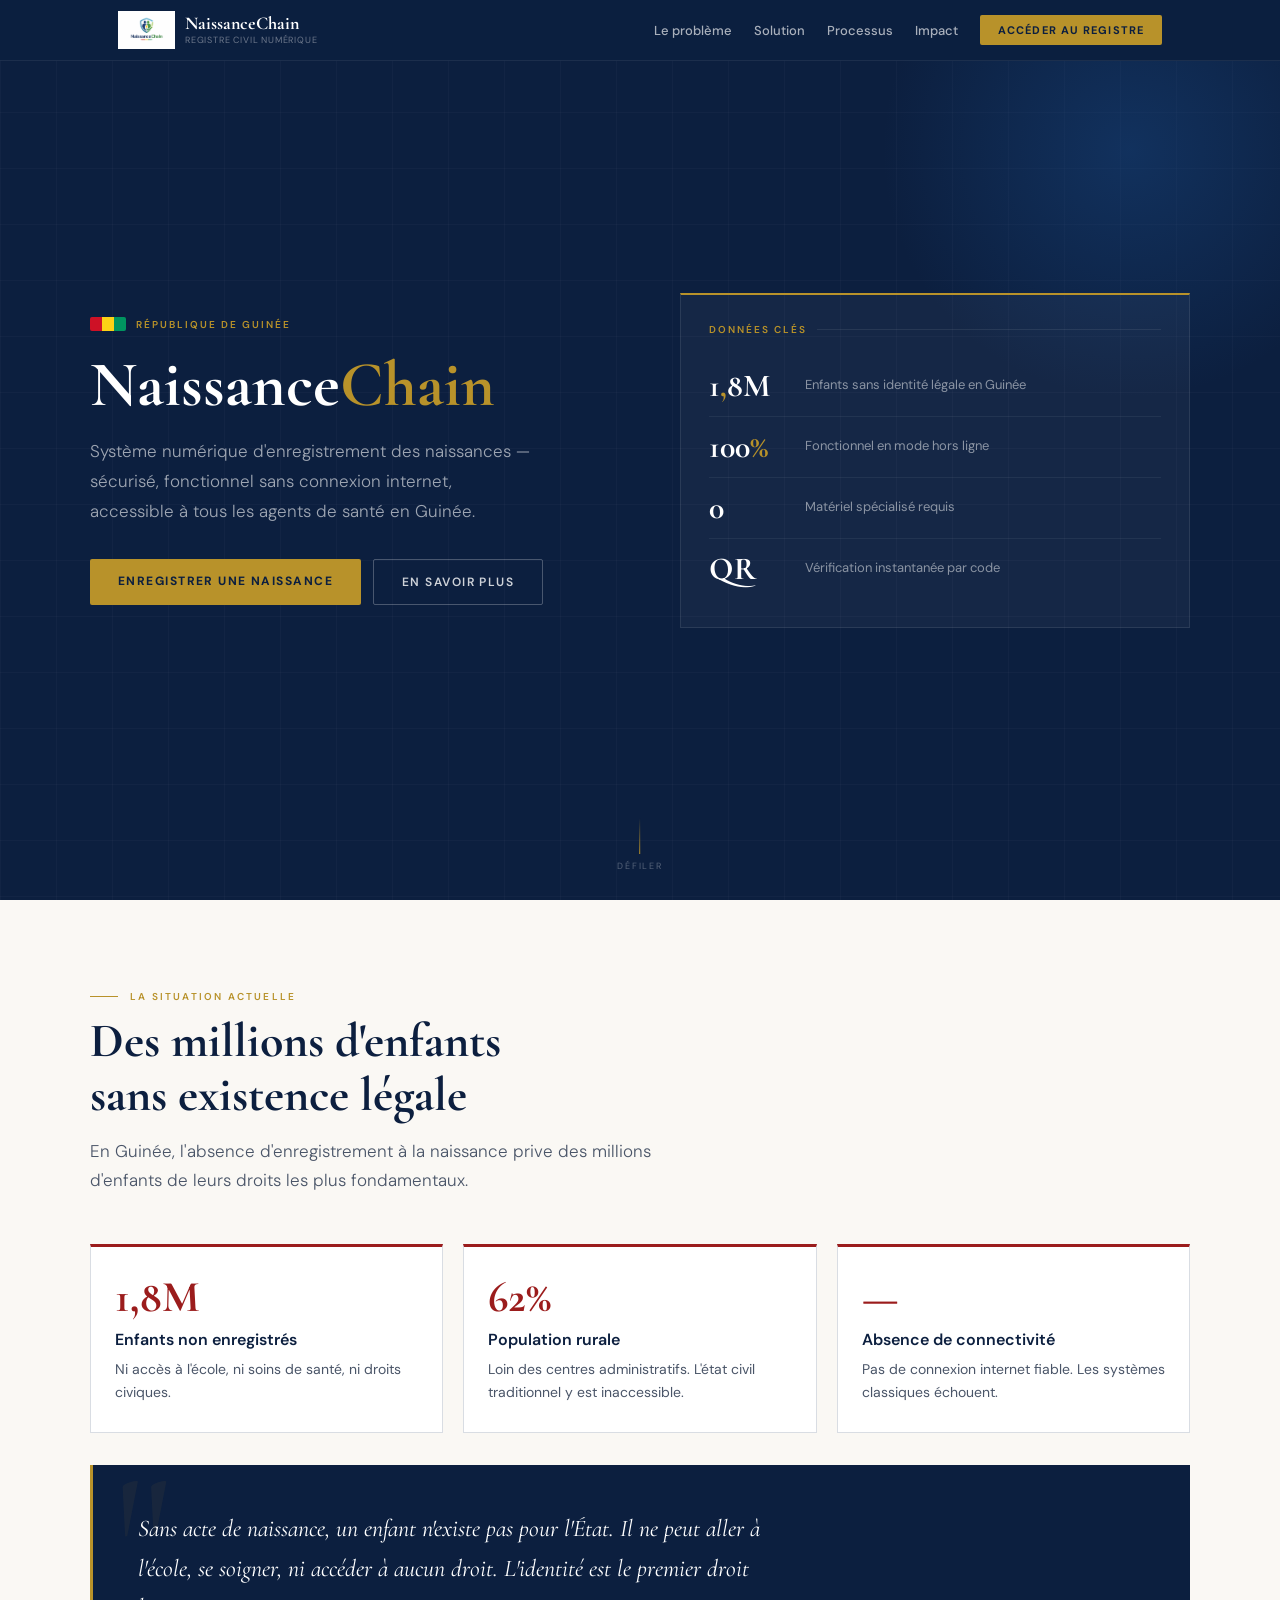
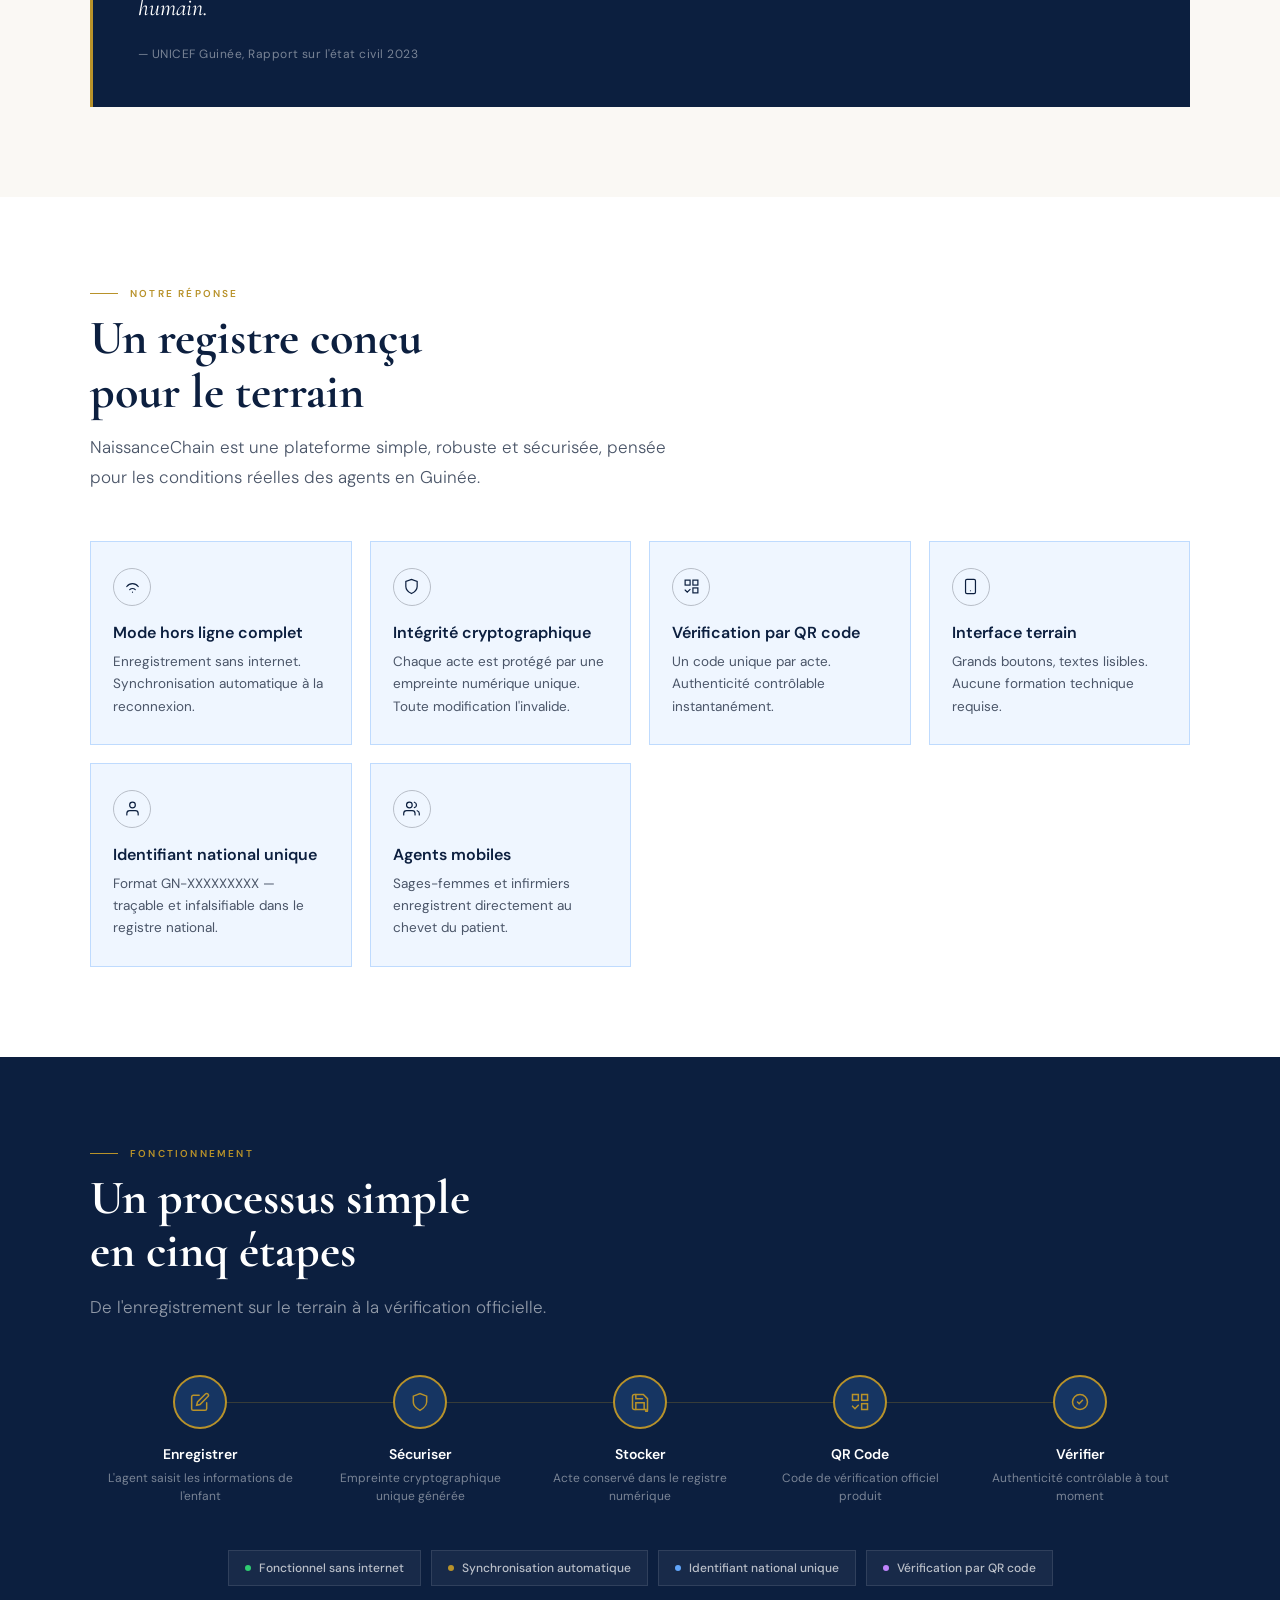
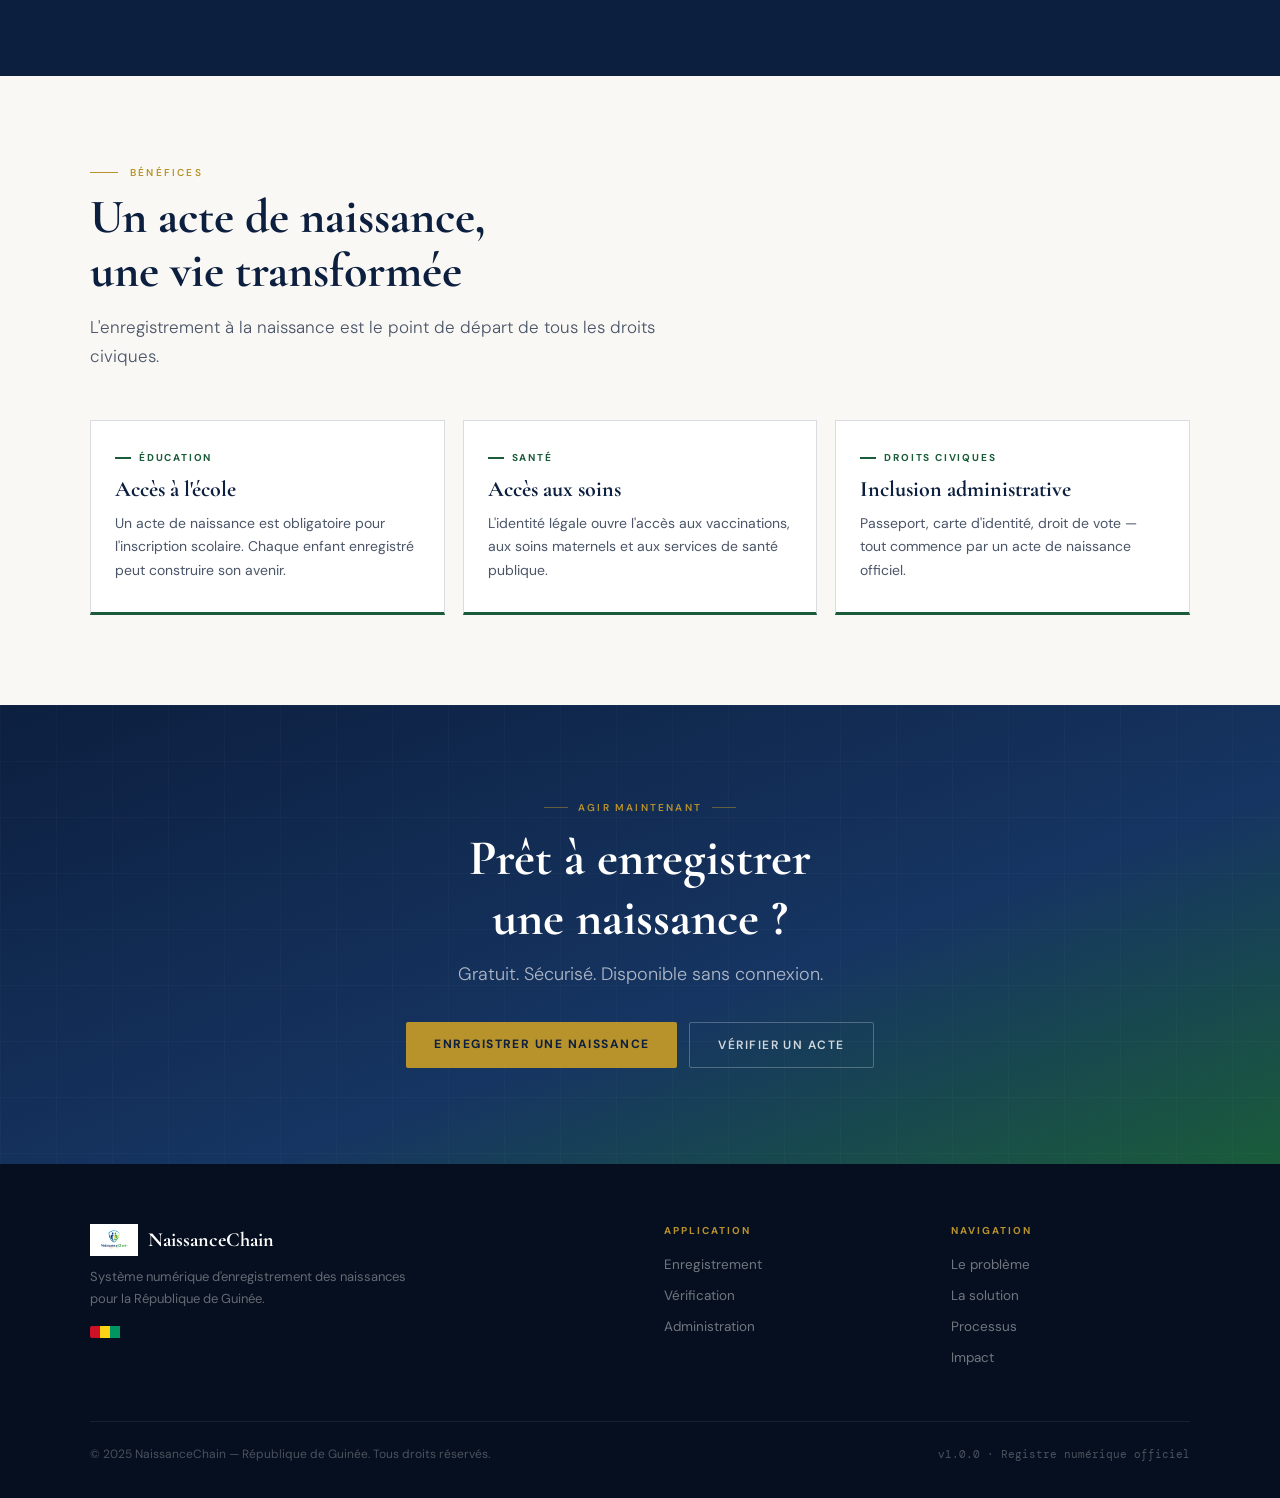
<file: index.html>
<!DOCTYPE html>
<html lang="fr">
<head>
  <meta charset="UTF-8" />
  <meta name="viewport" content="width=device-width, initial-scale=1.0" />
  <title>NaissanceChain — Site Officiel</title>
  <link rel="preconnect" href="https://fonts.googleapis.com" />
  <link href="https://fonts.googleapis.com/css2?family=Cormorant+Garamond:ital,wght@0,600;0,700;1,400&family=DM+Sans:wght@300;400;500;600&family=DM+Mono:wght@500&display=swap" rel="stylesheet" />

  <!-- ============================================================
       CSS — SITE VITRINE UNIQUEMENT
       Tout le style de cette page est ici. Rien ne vient d'ailleurs.
       ============================================================ -->
  <link rel="stylesheet" href="index.css">
</head>
<body>

<!-- ══ NAVIGATION ══ -->
<nav class="nav" id="nav">
  <div class="nav__inner">
    <a href="#hero" class="nav__brand">
      <img src="logo.jpg" alt="NaissanceChain Logo" class="nav__logo">
      <div>
        <span class="nav__name">NaissanceChain</span>
        <span class="nav__sub">Registre Civil Numérique</span>
      </div>
    </a>
    <div class="nav__links">
      <a href="#probleme"  class="nav__link">Le problème</a>
      <a href="#solution"  class="nav__link">Solution</a>
      <a href="#processus" class="nav__link">Processus</a>
      <a href="#impact"    class="nav__link">Impact</a>
      <a href="#" class="nav__link nav__cta" onclick="openLoginModal(event)">Accéder au registre</a>
    </div>
    <button class="nav__hamburger" onclick="toggleMobileMenu()" aria-label="Menu">
      <span></span><span></span><span></span>
    </button>
  </div>
</nav>

<!-- ══ MOBILE MENU ══ -->
<div class="mobile-menu" id="mobile-menu">
  <div class="mobile-menu__overlay" onclick="toggleMobileMenu()"></div>
  <div class="mobile-menu__content">
    <div class="mobile-menu__header">
      <div class="nav__brand">
        <img src="logo.jpg" alt="Logo" class="nav__logo" style="height:32px">
        <span class="nav__name">NaissanceChain</span>
      </div>
      <button class="mobile-menu__close" onclick="toggleMobileMenu()">&times;</button>
    </div>
    <div class="mobile-menu__links">
      <a href="#probleme" class="m-link" onclick="toggleMobileMenu()">Le problème</a>
      <a href="#solution" class="m-link" onclick="toggleMobileMenu()">Solution</a>
      <a href="#processus" class="m-link" onclick="toggleMobileMenu()">Processus</a>
      <a href="#impact" class="m-link" onclick="toggleMobileMenu()">Impact</a>
      <div class="m-divider"></div>
      <a href="#" class="m-link m-cta" onclick="toggleMobileMenu(); openLoginModal(event)">Accéder au registre</a>
    </div>
    <div class="mobile-menu__footer">
      <p>République de Guinée</p>
      <span>Registre Civil Numérique</span>
    </div>
  </div>
</div>

<!-- ══ HERO ══ -->
<section id="hero" style="padding:0">
  <div class="hero">
    <div class="hero__grid"></div>
    <div class="hero__glow"></div>
    <div class="hero__inner">
      <div>
        <div class="hero__eyebrow">
          <div class="hero__flag">
            <span style="background:#CE1126"></span>
            <span style="background:#FCD116"></span>
            <span style="background:#009460"></span>
          </div>
          République de Guinée
        </div>
        <h1 class="hero__title">Naissance<em>Chain</em></h1>
        <p class="hero__desc">Système numérique d'enregistrement des naissances — sécurisé, fonctionnel sans connexion internet, accessible à tous les agents de santé en Guinée.</p>
        <div class="hero__btns">
          <a href="#" class="btn-gold" onclick="openLoginModal(event)">Enregistrer une naissance</a>
          <a href="#probleme" class="btn-ghost">En savoir plus</a>
        </div>
      </div>
      <div class="hero__panel">
        <div class="hero__panel-title">Données clés</div>
        <div class="stat-row"><div class="stat-num">1<span>,</span>8M</div><div class="stat-desc">Enfants sans identité légale en Guinée</div></div>
        <div class="stat-row"><div class="stat-num">100<span>%</span></div><div class="stat-desc">Fonctionnel en mode hors ligne</div></div>
        <div class="stat-row"><div class="stat-num">0</div><div class="stat-desc">Matériel spécialisé requis</div></div>
        <div class="stat-row"><div class="stat-num">QR</div><div class="stat-desc">Vérification instantanée par code</div></div>
      </div>
    </div>
    <div class="hero__scroll">
      <div class="hero__scroll-line"></div>
      <span class="hero__scroll-label">Défiler</span>
    </div>
  </div>
</section>

<!-- ══ PROBLÈME ══ -->
<section id="probleme" class="section section--cream">
  <div class="section__inner">
    <div class="section__eyebrow fade-up">La situation actuelle</div>
    <h2 class="section__title fade-up">Des millions d'enfants<br>sans existence légale</h2>
    <p class="section__lead fade-up">En Guinée, l'absence d'enregistrement à la naissance prive des millions d'enfants de leurs droits les plus fondamentaux.</p>
    <div class="prob-grid fade-up">
      <div class="prob-card">
        <div class="prob-card__fig">1,8M</div>
        <div class="prob-card__title">Enfants non enregistrés</div>
        <div class="prob-card__body">Ni accès à l'école, ni soins de santé, ni droits civiques.</div>
      </div>
      <div class="prob-card">
        <div class="prob-card__fig">62%</div>
        <div class="prob-card__title">Population rurale</div>
        <div class="prob-card__body">Loin des centres administratifs. L'état civil traditionnel y est inaccessible.</div>
      </div>
      <div class="prob-card">
        <div class="prob-card__fig">—</div>
        <div class="prob-card__title">Absence de connectivité</div>
        <div class="prob-card__body">Pas de connexion internet fiable. Les systèmes classiques échouent.</div>
      </div>
    </div>
    <div class="blockquote fade-up">
      <p>Sans acte de naissance, un enfant n'existe pas pour l'État. Il ne peut aller à l'école, se soigner, ni accéder à aucun droit. L'identité est le premier droit humain.</p>
      <cite>— UNICEF Guinée, Rapport sur l'état civil 2023</cite>
    </div>
  </div>
</section>

<!-- ══ SOLUTION ══ -->
<section id="solution" class="section" style="background:white">
  <div class="section__inner">
    <div class="section__eyebrow fade-up">Notre réponse</div>
    <h2 class="section__title fade-up">Un registre conçu<br>pour le terrain</h2>
    <p class="section__lead fade-up">NaissanceChain est une plateforme simple, robuste et sécurisée, pensée pour les conditions réelles des agents en Guinée.</p>
    <div class="sol-grid fade-up">
      <div class="sol-card">
        <div class="sol-card__icon"><svg viewBox="0 0 24 24" fill="none" stroke="var(--navy)" stroke-width="1.7" stroke-linecap="round"><path d="M8.111 16.404a5.5 5.5 0 017.778 0M12 20h.01M3.95 12.004a10 10 0 0116.1 0"/></svg></div>
        <div class="sol-card__title">Mode hors ligne complet</div>
        <div class="sol-card__body">Enregistrement sans internet. Synchronisation automatique à la reconnexion.</div>
      </div>
      <div class="sol-card">
        <div class="sol-card__icon"><svg viewBox="0 0 24 24" fill="none" stroke="var(--navy)" stroke-width="1.7" stroke-linecap="round"><path d="M12 22s8-4 8-10V5l-8-3-8 3v7c0 6 8 10 8 10z"/></svg></div>
        <div class="sol-card__title">Intégrité cryptographique</div>
        <div class="sol-card__body">Chaque acte est protégé par une empreinte numérique unique. Toute modification l'invalide.</div>
      </div>
      <div class="sol-card">
        <div class="sol-card__icon"><svg viewBox="0 0 24 24" fill="none" stroke="var(--navy)" stroke-width="1.7" stroke-linecap="round"><rect x="3" y="3" width="7" height="7"/><rect x="14" y="3" width="7" height="7"/><rect x="14" y="14" width="7" height="7"/><path d="M3 17l3 3 4-4"/></svg></div>
        <div class="sol-card__title">Vérification par QR code</div>
        <div class="sol-card__body">Un code unique par acte. Authenticité contrôlable instantanément.</div>
      </div>
      <div class="sol-card">
        <div class="sol-card__icon"><svg viewBox="0 0 24 24" fill="none" stroke="var(--navy)" stroke-width="1.7" stroke-linecap="round"><rect x="5" y="2" width="14" height="20" rx="2"/><line x1="12" y1="18" x2="12.01" y2="18"/></svg></div>
        <div class="sol-card__title">Interface terrain</div>
        <div class="sol-card__body">Grands boutons, textes lisibles. Aucune formation technique requise.</div>
      </div>
      <div class="sol-card">
        <div class="sol-card__icon"><svg viewBox="0 0 24 24" fill="none" stroke="var(--navy)" stroke-width="1.7" stroke-linecap="round"><path d="M20 21v-2a4 4 0 00-4-4H8a4 4 0 00-4 4v2"/><circle cx="12" cy="7" r="4"/></svg></div>
        <div class="sol-card__title">Identifiant national unique</div>
        <div class="sol-card__body">Format GN-XXXXXXXXX — traçable et infalsifiable dans le registre national.</div>
      </div>
      <div class="sol-card">
        <div class="sol-card__icon"><svg viewBox="0 0 24 24" fill="none" stroke="var(--navy)" stroke-width="1.7" stroke-linecap="round"><path d="M17 21v-2a4 4 0 00-4-4H5a4 4 0 00-4 4v2"/><circle cx="9" cy="7" r="4"/><path d="M23 21v-2a4 4 0 00-3-3.87M16 3.13a4 4 0 010 7.75"/></svg></div>
        <div class="sol-card__title">Agents mobiles</div>
        <div class="sol-card__body">Sages-femmes et infirmiers enregistrent directement au chevet du patient.</div>
      </div>
    </div>
  </div>
</section>

<!-- ══ PROCESSUS ══ -->
<section id="processus" class="section section--dark">
  <div class="section__inner">
    <div class="section__eyebrow fade-up">Fonctionnement</div>
    <h2 class="section__title fade-up">Un processus simple<br>en cinq étapes</h2>
    <p class="section__lead fade-up">De l'enregistrement sur le terrain à la vérification officielle.</p>
    <div class="process-steps fade-up">
      <div class="process-step">
        <div class="process-step__circle"><svg viewBox="0 0 24 24" fill="none" stroke="var(--gold)" stroke-width="1.8" stroke-linecap="round"><path d="M11 4H4a2 2 0 00-2 2v14a2 2 0 002 2h14a2 2 0 002-2v-7M18.5 2.5a2.121 2.121 0 013 3L12 15l-4 1 1-4 9.5-9.5z"/></svg></div>
        <div class="process-step__title">Enregistrer</div>
        <div class="process-step__desc">L'agent saisit les informations de l'enfant</div>
      </div>
      <div class="process-step">
        <div class="process-step__circle"><svg viewBox="0 0 24 24" fill="none" stroke="var(--gold)" stroke-width="1.8" stroke-linecap="round"><path d="M12 22s8-4 8-10V5l-8-3-8 3v7c0 6 8 10 8 10z"/></svg></div>
        <div class="process-step__title">Sécuriser</div>
        <div class="process-step__desc">Empreinte cryptographique unique générée</div>
      </div>
      <div class="process-step">
        <div class="process-step__circle"><svg viewBox="0 0 24 24" fill="none" stroke="var(--gold)" stroke-width="1.8" stroke-linecap="round"><path d="M19 21H5a2 2 0 01-2-2V5a2 2 0 012-2h11l5 5v14a2 2 0 01-2 2z"/><polyline points="17 21 17 13 7 13 7 21"/><polyline points="7 3 7 8 15 8"/></svg></div>
        <div class="process-step__title">Stocker</div>
        <div class="process-step__desc">Acte conservé dans le registre numérique</div>
      </div>
      <div class="process-step">
        <div class="process-step__circle"><svg viewBox="0 0 24 24" fill="none" stroke="var(--gold)" stroke-width="1.8" stroke-linecap="round"><rect x="3" y="3" width="7" height="7"/><rect x="14" y="3" width="7" height="7"/><rect x="14" y="14" width="7" height="7"/><path d="M3 17l3 3 4-4"/></svg></div>
        <div class="process-step__title">QR Code</div>
        <div class="process-step__desc">Code de vérification officiel produit</div>
      </div>
      <div class="process-step">
        <div class="process-step__circle"><svg viewBox="0 0 24 24" fill="none" stroke="var(--gold)" stroke-width="1.8" stroke-linecap="round"><path d="M9 12l2 2 4-4M21 12a9 9 0 11-18 0 9 9 0 0118 0z"/></svg></div>
        <div class="process-step__title">Vérifier</div>
        <div class="process-step__desc">Authenticité contrôlable à tout moment</div>
      </div>
    </div>
    <div class="tech-badges fade-up">
      <div class="tech-badge"><div class="tech-badge__dot" style="background:#2ECC71"></div>Fonctionnel sans internet</div>
      <div class="tech-badge"><div class="tech-badge__dot" style="background:var(--gold)"></div>Synchronisation automatique</div>
      <div class="tech-badge"><div class="tech-badge__dot" style="background:#60A5FA"></div>Identifiant national unique</div>
      <div class="tech-badge"><div class="tech-badge__dot" style="background:#C084FC"></div>Vérification par QR code</div>
    </div>
  </div>
</section>

<!-- ══ IMPACT ══ -->
<section id="impact" class="section section--cream">
  <div class="section__inner">
    <div class="section__eyebrow fade-up">Bénéfices</div>
    <h2 class="section__title fade-up">Un acte de naissance,<br>une vie transformée</h2>
    <p class="section__lead fade-up">L'enregistrement à la naissance est le point de départ de tous les droits civiques.</p>
    <div class="impact-grid fade-up">
      <div class="impact-card">
        <div class="impact-card__label">Éducation</div>
        <h3>Accès à l'école</h3>
        <p>Un acte de naissance est obligatoire pour l'inscription scolaire. Chaque enfant enregistré peut construire son avenir.</p>
      </div>
      <div class="impact-card">
        <div class="impact-card__label">Santé</div>
        <h3>Accès aux soins</h3>
        <p>L'identité légale ouvre l'accès aux vaccinations, aux soins maternels et aux services de santé publique.</p>
      </div>
      <div class="impact-card">
        <div class="impact-card__label">Droits civiques</div>
        <h3>Inclusion administrative</h3>
        <p>Passeport, carte d'identité, droit de vote — tout commence par un acte de naissance officiel.</p>
      </div>
    </div>
  </div>
</section>

<!-- ══ CTA ══ -->
<div class="cta">
  <div class="cta__inner">
    <div class="cta__label">Agir maintenant</div>
    <h2>Prêt à enregistrer<br>une naissance ?</h2>
    <p>Gratuit. Sécurisé. Disponible sans connexion.</p>
    <div class="cta__btns">
      <a href="#" class="btn-gold" onclick="openLoginModal(event)">Enregistrer une naissance</a>
      <a href="verify.html" class="btn-ghost">Vérifier un acte</a>
    </div>
  </div>
</div>

<!-- ══ FOOTER ══ -->
<footer class="footer">
  <div class="footer__inner">
    <div class="footer__grid">
      <div>
        <div class="footer__brand-name">
          <img src="logo.jpg" alt="Logo" class="footer__logo">
          NaissanceChain
        </div>
        <p class="footer__desc">Système numérique d'enregistrement des naissances pour la République de Guinée.</p>
        <div class="footer__flag">
          <span style="background:#CE1126"></span>
          <span style="background:#FCD116"></span>
          <span style="background:#009460"></span>
        </div>
      </div>
      <div class="footer__col">
        <h4>Application</h4>
        <ul>
          <li><a href="#" onclick="openLoginModal(event)">Enregistrement</a></li>
          <li><a href="verify.html">Vérification</a></li>
          <li><a href="admin.html">Administration</a></li>
        </ul>
      </div>
      <div class="footer__col">
        <h4>Navigation</h4>
        <ul>
          <li><a href="#probleme">Le problème</a></li>
          <li><a href="#solution">La solution</a></li>
          <li><a href="#processus">Processus</a></li>
          <li><a href="#impact">Impact</a></li>
        </ul>
      </div>
    </div>
    <div class="footer__divider"></div>
    <div class="footer__bottom">
      <span>© 2025 NaissanceChain — République de Guinée. Tous droits réservés.</span>
      <span class="footer__version">v1.0.0 · Registre numérique officiel</span>
    </div>
  </div>
</footer>

<!-- ══ MODAL DE CONNEXION ══ -->
<div id="login-modal" class="modal">
  <div class="modal__overlay" onclick="closeLoginModal()"></div>
  <div class="modal__content">
    <div class="modal__close" onclick="closeLoginModal()">
      <svg viewBox="0 0 24 24" fill="none" stroke="currentColor" stroke-width="2" stroke-linecap="round"><line x1="18" y1="6" x2="6" y2="18"/><line x1="6" y1="6" x2="18" y2="18"/></svg>
    </div>
    <div class="modal__header">
      <img src="logo.jpg" alt="Logo" class="modal__logo">
      <h3 class="modal__title">Portail Agent</h3>
      <p class="modal__sub">République de Guinée</p>
      <p class="modal__lead">Veuillez vous identifier pour accéder au registre de l'état civil.</p>
    </div>
    <div id="m-err" class="m-err">Matricule non reconnu.</div>
    <form id="m-form">
      <div class="m-field">
        <label for="m-code">Matricule Officiel</label>
        <input type="text" id="m-code" placeholder="Ex: GN-AGENT-2025" required autocomplete="off">
      </div>
      <button type="submit" class="m-btn">Se connecter au registre</button>
    </form>
  </div>
</div>

<script>
  /* Menu Mobile */
  function toggleMobileMenu() {
    document.getElementById('mobile-menu').classList.toggle('active');
    document.body.style.overflow = document.getElementById('mobile-menu').classList.contains('active') ? 'hidden' : '';
  }

  /* Logic du Modal */
  function openLoginModal(e) { e.preventDefault(); document.getElementById('login-modal').classList.add('show'); }
  function closeLoginModal() { document.getElementById('login-modal').classList.remove('show'); }

  document.getElementById('m-form').addEventListener('submit', function(e) {
    e.preventDefault();
    const code = document.getElementById('m-code').value.trim().toUpperCase();
    if (code === 'GN-AGENT-2025') {
      sessionStorage.setItem('nc_agent_auth', 'true');
      window.location.href = 'indexapp.html';
    } else {
      const err = document.getElementById('m-err');
      err.style.display = 'block';
      setTimeout(() => { err.style.display = 'none'; }, 3000);
    }
  });

  /* Animation des éléments au scroll */
  const observer = new IntersectionObserver(
    entries => entries.forEach(e => { if (e.isIntersecting) e.target.classList.add('visible'); }),
    { threshold: 0.1 }
  );
  document.querySelectorAll('.fade-up').forEach(el => observer.observe(el));

  /* Ombre sur la navbar au défilement */
  window.addEventListener('scroll', () => {
    document.getElementById('nav').style.boxShadow =
      window.scrollY > 30 ? '0 4px 20px rgba(0,0,0,.3)' : 'none';
  });
</script>

</body>
</html>
</file>
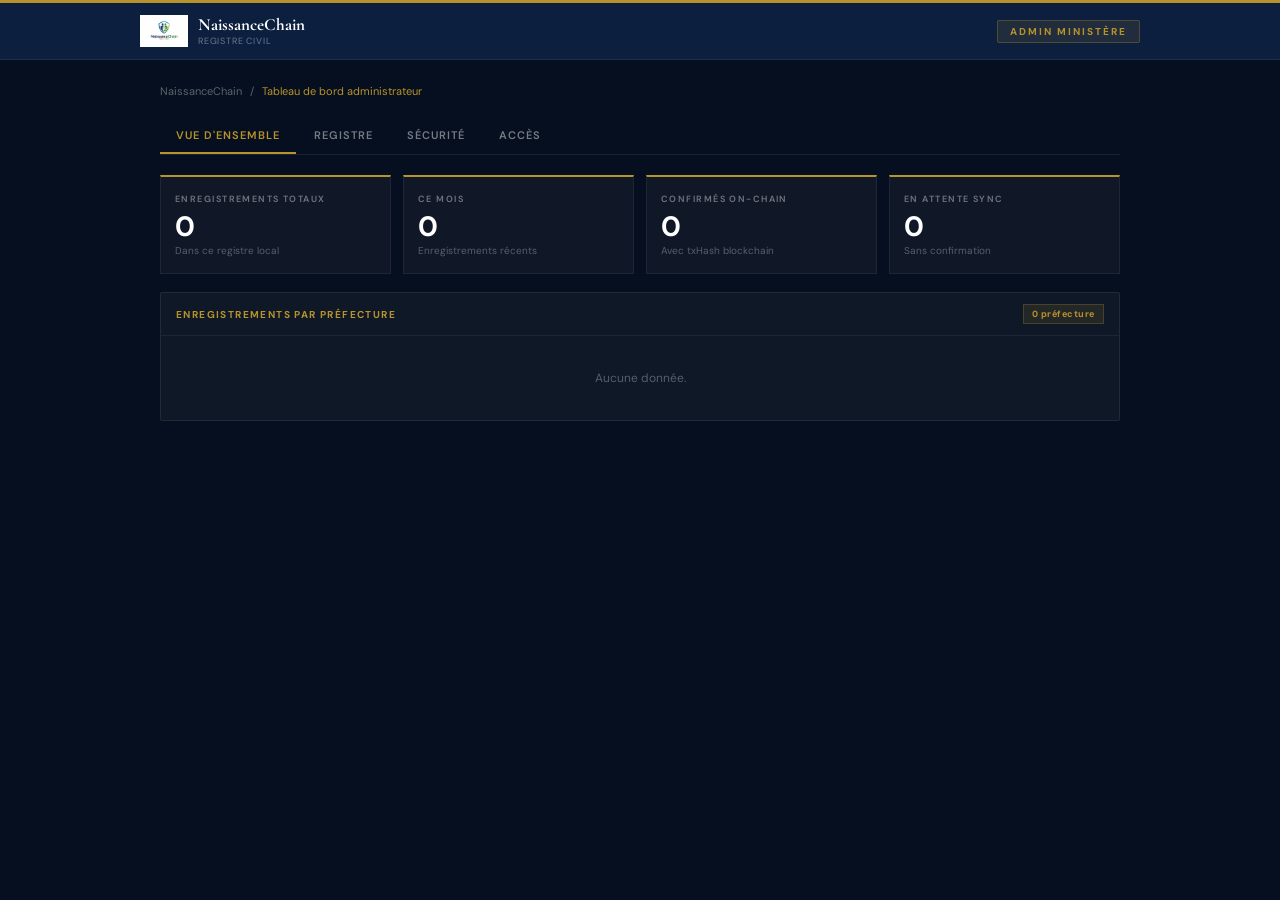
<file: admin.html>
<!DOCTYPE html>
<html lang="fr">
<head>
  <meta charset="UTF-8" />
  <meta name="viewport" content="width=device-width, initial-scale=1.0" />
  <title>NaissanceChain — Administration</title>
  <link rel="preconnect" href="https://fonts.googleapis.com" />
  <link href="https://fonts.googleapis.com/css2?family=Cormorant+Garamond:wght@600;700&family=DM+Sans:wght@300;400;500;600&family=DM+Mono:wght@500&display=swap" rel="stylesheet" />

  <link rel="stylesheet" href="admin.css">
</head>
<body>

<div class="gov-strip"></div>

<header class="topbar">
  <div class="topbar__inner">
    <a href="index.html" class="brand">
      <img src="logo.jpg" alt="Logo" class="brand__logo">
      <div>
        <span class="brand__name">NaissanceChain</span>
        <span class="brand__sub">Registre Civil</span>
      </div>
    </a>
    <span class="admin-badge">Admin Ministère</span>
  </div>
</header>

<div class="content">

  <nav class="breadcrumb">
    <a href="index.html">NaissanceChain</a>
    <span>/</span>
    <span class="breadcrumb__current">Tableau de bord administrateur</span>
  </nav>

  <!-- ONGLETS -->
  <div class="tabs">
    <button class="tab active" onclick="showTab('overview',this)">Vue d'ensemble</button>
    <button class="tab"        onclick="showTab('registre',this)">Registre</button>
    <button class="tab"        onclick="showTab('securite',this)">Sécurité</button>
    <button class="tab"        onclick="showTab('acces',this)">Accès</button>
  </div>

  <!-- ══ PANNEAU 1 : VUE D'ENSEMBLE ══ -->
  <div class="panel active" id="panel-overview">

    <div class="stats-grid" id="stats-grid">
      <!-- Rempli par JS -->
    </div>

    <div class="block">
      <div class="block__head">
        <span class="block__title">Enregistrements par préfecture</span>
        <span class="block__badge" id="region-badge">—</span>
      </div>
      <div class="block__body">
        <div class="bar-chart" id="bar-chart">
          <!-- Rempli par JS -->
        </div>
      </div>
    </div>

  </div>

  <!-- ══ PANNEAU 2 : REGISTRE ══ -->
  <div class="panel" id="panel-registre">

    <div class="block">
      <div class="block__head">
        <span class="block__title">Journal d'audit — Tous les actes</span>
        <button style="padding:5px 12px;background:rgba(255,255,255,.05);border:1px solid rgba(255,255,255,.1);color:rgba(255,255,255,.65);font-size:10px;font-weight:600;letter-spacing:.06em;text-transform:uppercase;cursor:pointer;font-family:var(--sans);border-radius:2px"
                onclick="renderTable()">Actualiser</button>
      </div>

      <div style="padding:10px 15px;border-bottom:1px solid rgba(255,255,255,.06)">
        <input type="search" class="search-admin"
          placeholder="Rechercher par nom, identifiant, préfecture ou agent..."
          oninput="filtrerTable(this.value)">
      </div>

      <div class="table-wrap">
        <table class="audit-table">
          <thead>
            <tr>
              <th>Identifiant</th>
              <th>Nom enfant</th>
              <th>Préfecture</th>
              <th>Date naissance</th>
              <th>Enregistré le</th>
              <th>Statut</th>
            </tr>
          </thead>
          <tbody id="table-body">
            <tr><td colspan="6" style="text-align:center;padding:32px;color:rgba(255,255,255,.25)">Chargement...</td></tr>
          </tbody>
        </table>
      </div>
    </div>

    <div class="action-card">
      <h4>Exporter le registre</h4>
      <p>Télécharger l'ensemble des actes enregistrés au format JSON pour archivage.</p>
      <button class="btn-gold" onclick="exporterJSON()">Exporter en JSON</button>
    </div>

    <div class="action-card" style="border-color:rgba(239,68,68,.2)">
      <h4 style="color:#FCA5A5">Zone dangereuse</h4>
      <p>Effacer tous les actes du registre local. Action irréversible.</p>
      <button class="btn-danger" onclick="effacerTout()">Effacer le registre local</button>
    </div>

  </div>

  <!-- ══ PANNEAU 3 : SÉCURITÉ ══ -->
  <div class="panel" id="panel-securite">

    <div class="block">
      <div class="block__head">
        <span class="block__title">Résistance aux attaques</span>
        <span class="block__badge">Toutes mitigées</span>
      </div>
      <div class="block__body">
        <div class="threat-row"><span class="threat-ok">Protégé</span><div><div class="threat-name">Replay Attack</div><div class="threat-desc">Nonce par agent + signature usage unique. Chaque signature est valide une seule fois.</div></div></div>
        <div class="threat-row"><span class="threat-ok">Protégé</span><div><div class="threat-name">Fake UI Submission</div><div class="threat-desc">Le registre est la seule source de vérité. Les soumissions non enregistrées sont ignorées.</div></div></div>
        <div class="threat-row"><span class="threat-ok">Protégé</span><div><div class="threat-name">Data Tampering</div><div class="threat-desc">Toute modification des données change le hash SHA-256 et invalide l'acte automatiquement.</div></div></div>
        <div class="threat-row"><span class="threat-ok">Protégé</span><div><div class="threat-name">Unauthorized Write</div><div class="threat-desc">RBAC on-chain : seul le rôle AGENT_ROLE peut appeler registerBirth() sur le smart contract.</div></div></div>
        <div class="threat-row"><span class="threat-ok">Protégé</span><div><div class="threat-name">Duplicate Entry</div><div class="threat-desc">Vérification d'unicité côté client et côté blockchain (require(!record.exists)).</div></div></div>
        <div class="threat-row"><span class="threat-ok">Protégé</span><div><div class="threat-name">XSS / Injection</div><div class="threat-desc">Tous les champs sont sanitisés et validés via regex strict avant tout traitement.</div></div></div>
        <div class="threat-row"><span class="threat-ok">Protégé</span><div><div class="threat-name">Double Submit</div><div class="threat-desc">Variable <code style="font-family:var(--mono);font-size:10px">enCours</code> verrouille le formulaire pendant la transaction.</div></div></div>
      </div>
    </div>

    <div class="block">
      <div class="block__head"><span class="block__title">Empreinte cryptographique SHA-256</span></div>
      <div class="block__body" style="font-size:12px;color:rgba(255,255,255,.55);line-height:1.75">
        <p>Chaque acte est haché via <strong style="color:var(--gold)">SHA-256</strong> avec <code style="font-family:var(--mono)">window.crypto.subtle.digest</code> — l'API native du navigateur. Aucune bibliothèque externe.</p>
        <p style="margin-top:10px">La sérialisation est <strong style="color:var(--gold)">canonique</strong> : les clés JSON sont triées alphabétiquement, garantissant que les mêmes données produisent toujours le même hash.</p>
        <p style="margin-top:10px">Lors de la vérification, le hash est <strong style="color:var(--gold)">recalculé localement</strong> et comparé au hash stocké. Toute divergence invalide l'acte.</p>
      </div>
    </div>

  </div>

  <!-- ══ PANNEAU 4 : ACCÈS ══ -->
  <div class="panel" id="panel-acces">

    <div class="block">
      <div class="block__head"><span class="block__title">Contrôle d'accès — RBAC</span></div>
      <div class="block__body">
        <div class="rbac-card">
          <div class="rbac-role">ADMIN_ROLE</div>
          <div class="rbac-desc">Ministère de l'Administration du Territoire. Accès complet à la gestion du registre.</div>
          <div class="perm-tags">
            <span class="perm-tag perm-allow">grantRole</span>
            <span class="perm-tag perm-allow">revokeRole</span>
            <span class="perm-tag perm-allow">pause</span>
            <span class="perm-tag perm-allow">unpause</span>
            <span class="perm-tag perm-allow">flagSuspicious</span>
            <span class="perm-tag perm-deny">registerBirth</span>
          </div>
        </div>
        <div class="rbac-card">
          <div class="rbac-role">AGENT_ROLE</div>
          <div class="rbac-desc">Agents de santé et officiers d'état civil terrain. Enregistrement uniquement.</div>
          <div class="perm-tags">
            <span class="perm-tag perm-allow">registerBirth</span>
            <span class="perm-tag perm-deny">grantRole</span>
            <span class="perm-tag perm-deny">revokeRole</span>
            <span class="perm-tag perm-deny">pause</span>
          </div>
        </div>
        <div class="rbac-card">
          <div class="rbac-role">PUBLIC (lecture seule)</div>
          <div class="rbac-desc">Toute personne peut vérifier un acte. Aucune écriture sans rôle.</div>
          <div class="perm-tags">
            <span class="perm-tag perm-allow">verifyBirth</span>
            <span class="perm-tag perm-allow">getBirth</span>
            <span class="perm-tag perm-deny">registerBirth</span>
            <span class="perm-tag perm-deny">grantRole</span>
          </div>
        </div>
      </div>
    </div>

    <div class="action-card">
      <h4>Simuler l'attribution d'un rôle AGENT</h4>
      <p>En production : appelle <code style="font-family:var(--mono);font-size:10px">grantRole()</code> sur le smart contract via MetaMask.</p>
      <input type="text" id="agent-name" class="admin-input" placeholder="Nom de l'agent (ex: Dr. Kouyaté, Infirmier)">
      <button class="btn-gold" onclick="ajouterAgent()">Enregistrer l'agent (simulation)</button>
      <div id="agent-feedback" style="margin-top:8px;font-size:11px;color:var(--gold);line-height:1.6"></div>
    </div>

  </div>

</div>

<div class="toast" id="toast"></div>

<!-- ============================================================
     JAVASCRIPT — PAGE ADMIN UNIQUEMENT
     Stats, graphique, tableau, export, RBAC simulation.
     ============================================================ -->
<script>
'use strict';

const KEY_RECORDS = 'nc_birth_records';
const KEY_LAST    = 'nc_last_id';

/* ── Utilitaires ── */
function toast(msg) {
  const t = document.getElementById('toast');
  t.textContent = msg; t.classList.add('show');
  clearTimeout(t._t); t._t = setTimeout(() => t.classList.remove('show'), 4000);
}

function getAll() {
  try { return JSON.parse(localStorage.getItem(KEY_RECORDS) || '[]'); } catch { return []; }
}

function formatDateTime(s) {
  if (!s) return '—';
  const d = new Date(s);
  return d.toLocaleDateString('fr-FR') + ' à ' + d.toLocaleTimeString('fr-FR', { hour:'2-digit', minute:'2-digit' });
}

/* ── Navigation par onglets ── */
function showTab(name, btn) {
  document.querySelectorAll('.panel').forEach(p => p.classList.remove('active'));
  document.querySelectorAll('.tab').forEach(b => b.classList.remove('active'));
  document.getElementById('panel-' + name).classList.add('active');
  btn.classList.add('active');
}

/* ── Stats ── */
function renderStats() {
  const records   = getAll();
  const total     = records.length;
  const now       = new Date();
  const thisMonth = records.filter(r => {
    const d = new Date(r.date_enregistrement);
    return d.getMonth() === now.getMonth() && d.getFullYear() === now.getFullYear();
  }).length;
  const withTx  = records.filter(r => r.txHash).length;
  const pending = total - withTx;

  document.getElementById('stats-grid').innerHTML = [
    { lbl:'Enregistrements totaux', val:total,     sub:'Dans ce registre local' },
    { lbl:'Ce mois',                val:thisMonth,  sub:'Enregistrements récents' },
    { lbl:'Confirmés on-chain',      val:withTx,    sub:'Avec txHash blockchain' },
    { lbl:'En attente sync',         val:pending,   sub:'Sans confirmation' },
  ].map(s => `
    <div class="stat-card">
      <div class="stat-card__lbl">${s.lbl}</div>
      <div class="stat-card__val">${s.val}</div>
      <div class="stat-card__sub">${s.sub}</div>
    </div>`
  ).join('');
}

/* ── Graphique à barres ── */
function renderBarChart() {
  const records = getAll();
  const chart   = document.getElementById('bar-chart');
  const badge   = document.getElementById('region-badge');

  const counts = {};
  records.forEach(r => { counts[r.lieu_naissance] = (counts[r.lieu_naissance] || 0) + 1; });
  const sorted   = Object.entries(counts).sort((a,b) => b[1]-a[1]);
  const maxCount = sorted[0]?.[1] || 1;

  badge.textContent = sorted.length + ' préfecture' + (sorted.length > 1 ? 's' : '');

  if (!sorted.length) {
    chart.innerHTML = '<p style="font-size:12px;color:rgba(255,255,255,.3);text-align:center;padding:20px">Aucune donnée.</p>';
    return;
  }

  chart.innerHTML = sorted.map(([name, count]) => `
    <div class="bar-row">
      <div class="bar-name">${name}</div>
      <div class="bar-track">
        <div class="bar-fill" style="width:${Math.round(count/maxCount*100)}%"></div>
      </div>
      <div class="bar-count">${count}</div>
    </div>`
  ).join('');
}

/* ── Tableau d'audit ── */
let _allRecords = [];

function renderTable() {
  _allRecords = getAll().reverse();
  renderRows(_allRecords);
}

function renderRows(records) {
  const tbody = document.getElementById('table-body');
  if (!records.length) {
    tbody.innerHTML = '<tr><td colspan="6" style="text-align:center;padding:32px;color:rgba(255,255,255,.25)">Aucun enregistrement trouvé.</td></tr>';
    return;
  }
  tbody.innerHTML = records.map(r => `
    <tr>
      <td class="td-mono">${r.id}</td>
      <td class="td-name">${r.nom_enfant}</td>
      <td>${r.lieu_naissance}</td>
      <td class="td-mono">${r.date_naissance}</td>
      <td class="td-mono">${formatDateTime(r.date_enregistrement)}</td>
      <td><span class="status-ok">Confirmé</span></td>
    </tr>`
  ).join('');
}

function filtrerTable(q) {
  if (!q.trim()) { renderRows(_allRecords); return; }
  const lq = q.toLowerCase();
  renderRows(_allRecords.filter(r =>
    r.nom_enfant.toLowerCase().includes(lq)     ||
    r.id.toLowerCase().includes(lq)             ||
    r.lieu_naissance.toLowerCase().includes(lq) ||
    (r.nom_agent && r.nom_agent.toLowerCase().includes(lq))
  ));
}

/* ── Export JSON ── */
function exporterJSON() {
  const records = getAll();
  if (!records.length) { toast('Aucun acte à exporter.'); return; }
  const blob = new Blob([JSON.stringify(records, null, 2)], { type:'application/json' });
  const url  = URL.createObjectURL(blob);
  const a    = document.createElement('a');
  a.href     = url;
  a.download = 'naissancechain_registre_' + new Date().toISOString().split('T')[0] + '.json';
  document.body.appendChild(a);
  a.click();
  document.body.removeChild(a);
  URL.revokeObjectURL(url);
  toast('Export JSON téléchargé.');
}

/* ── Effacement registre ── */
function effacerTout() {
  if (!confirm('ATTENTION — Effacer tous les actes du registre local ?\n\nCette action est irréversible.')) return;
  localStorage.removeItem(KEY_RECORDS);
  localStorage.removeItem(KEY_LAST);
  toast('Registre local effacé.');
  setTimeout(() => location.reload(), 1200);
}

/* ── Simulation attribution rôle agent ── */
function ajouterAgent() {
  const name = document.getElementById('agent-name').value.trim();
  if (!name) { toast('Saisissez un nom d\'agent.'); return; }
  const addr = '0x' + Array.from({length:40}, () => Math.floor(Math.random()*16).toString(16)).join('');
  document.getElementById('agent-feedback').innerHTML =
    `Agent "${name}" enregistré (simulation).<br>
     <span style="font-family:var(--mono);font-size:10px">${addr}</span>`;
  toast(`Rôle AGENT accordé à ${name} (simulation).`);
}

/* ── Initialisation ── */
renderStats();
renderBarChart();
renderTable();
</script>
</body>
</html>
</file>
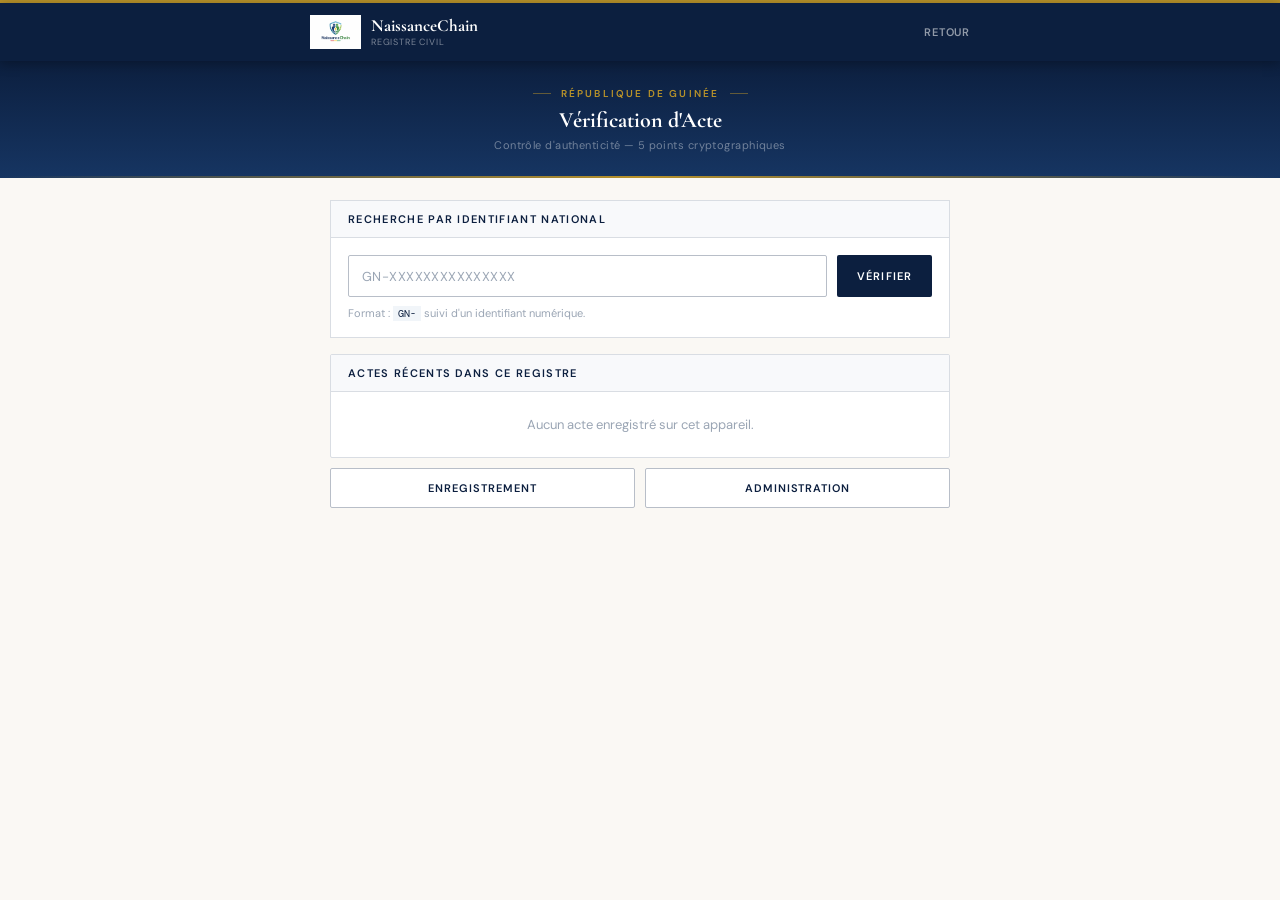
<file: verify.html>
<!DOCTYPE html>
<html lang="fr">
<head>
  <meta charset="UTF-8" />
  <meta name="viewport" content="width=device-width, initial-scale=1.0" />
  <title>NaissanceChain — Vérification</title>
  <link rel="preconnect" href="https://fonts.googleapis.com" />
  <link href="https://fonts.googleapis.com/css2?family=Cormorant+Garamond:wght@600;700&family=DM+Sans:wght@300;400;500;600&family=DM+Mono:wght@500&display=swap" rel="stylesheet" />

  <link rel="stylesheet" href="verify.css">
</head>
<body>

<div class="gov-strip"></div>

<header class="header">
  <div class="header__inner">
    <a href="index.html" class="brand">
      <img src="logo.jpg" alt="Logo" class="brand__logo">
      <div>
        <span class="brand__name">NaissanceChain</span>
        <span class="brand__sub">Registre Civil</span>
      </div>
    </a>
    <a href="index.html" class="back-link">Retour</a>
  </div>
</header>

<div class="banner">
  <div class="banner__label">République de Guinée</div>
  <h1>Vérification d'Acte</h1>
  <p>Contrôle d'authenticité — 5 points cryptographiques</p>
</div>

<main class="main">

  <!-- Formulaire de recherche -->
  <div class="search-card">
    <div class="card-head">Recherche par identifiant national</div>
    <div class="card-body">
      <div class="search-row">
        <input type="search" id="search-input" class="search-input"
          placeholder="GN-XXXXXXXXXXXXXXX"
          autocomplete="off" autocorrect="off" spellcheck="false"
          oninput="onInput(this.value)"
          onkeydown="if(event.key==='Enter') verifier()">
        <button class="search-btn" id="verify-btn" onclick="verifier()">Vérifier</button>
      </div>
      <p class="search-hint">Format : <code>GN-</code> suivi d'un identifiant numérique.</p>
    </div>
  </div>

  <!-- Checklist 5 points (s'affiche pendant la vérification) -->
  <div class="checklist" id="checklist">
    <div class="checklist__title">Vérification en 5 points</div>
    <div class="vc-item" id="vc-1"><div class="vc-icon" id="vi-1">—</div><span>Recherche dans le registre</span></div>
    <div class="vc-item" id="vc-2"><div class="vc-icon" id="vi-2">—</div><span>Recalcul de l'empreinte cryptographique</span></div>
    <div class="vc-item" id="vc-3"><div class="vc-icon" id="vi-3">—</div><span>Comparaison hash registre vs hash local</span></div>
    <div class="vc-item" id="vc-4"><div class="vc-icon" id="vi-4">—</div><span>Vérification de la transaction on-chain</span></div>
    <div class="vc-item" id="vc-5"><div class="vc-icon" id="vi-5">—</div><span>Validation de l'horodatage</span></div>
  </div>

  <!-- Zone de résultat -->
  <div id="result-zone"></div>

  <!-- Actes récents -->
  <div class="recent-card">
    <div class="card-head" style="padding:11px 17px;border-bottom:1px solid var(--border)">Actes récents dans ce registre</div>
    <div id="recent-list"></div>
  </div>

  <div class="btn-grid">
    <a href="index.html" class="btn-outline">Enregistrement</a>
    <a href="admin.html" class="btn-outline">Administration</a>
  </div>

</main>

<div class="toast" id="toast"></div>

<!-- ============================================================
     JAVASCRIPT — PAGE VÉRIFICATION UNIQUEMENT
     5 checks crypto, affichage résultat, liste récente.
     ============================================================ -->
<script>
'use strict';

const KEY_RECORDS = 'nc_birth_records';

/* ── Utilitaires ── */
function toast(msg) {
  const t = document.getElementById('toast');
  t.textContent = msg; t.classList.add('show');
  clearTimeout(t._t); t._t = setTimeout(() => t.classList.remove('show'), 4000);
}

function formatDate(s) {
  if (!s) return '—';
  return new Date(s + 'T00:00:00').toLocaleDateString('fr-FR', { day:'numeric', month:'long', year:'numeric' });
}

function formatDateTime(s) {
  if (!s) return '—';
  const d = new Date(s);
  return d.toLocaleDateString('fr-FR') + ' à ' + d.toLocaleTimeString('fr-FR', { hour:'2-digit', minute:'2-digit' });
}

function getAll() {
  try { return JSON.parse(localStorage.getItem(KEY_RECORDS) || '[]'); } catch { return []; }
}

const sleep = ms => new Promise(r => setTimeout(r, ms));

/* ── SHA-256 (natif navigateur) ── */
async function sha256(msg) {
  const buf  = new TextEncoder().encode(msg);
  const hash = await crypto.subtle.digest('SHA-256', buf);
  return Array.from(new Uint8Array(hash)).map(b => b.toString(16).padStart(2,'0')).join('');
}

async function hasherActe(data) {
  const canonical = JSON.stringify({
    date_enregistrement: data.date_enregistrement,
    date_naissance:      data.date_naissance,
    id:                  data.id,
    lieu_naissance:      data.lieu_naissance,
    nom_agent:           data.nom_agent,
    nom_enfant:          data.nom_enfant,
    nom_mere:            data.nom_mere,
    nom_pere:            data.nom_pere,
  });
  return await sha256(canonical);
}

/* ── Gestion checklist ── */
function setCheck(n, state) {
  const item = document.getElementById('vc-' + n);
  const icon = document.getElementById('vi-' + n);
  item.className = 'vc-item ' + state;
  icon.textContent = state==='checking' ? '↻' : state==='pass' ? '✓' : state==='fail' ? '✗' : '—';
}

function resetChecklist() {
  for (let i=1; i<=5; i++) setCheck(i, 'pending');
}

/* ── Icône check SVG ── */
function checkSvg(pass) {
  return pass
    ? `<svg width="13" height="13" viewBox="0 0 24 24" fill="none" stroke="currentColor" stroke-width="2.5" stroke-linecap="round"><path d="M20 6L9 17l-5-5"/></svg>`
    : `<svg width="13" height="13" viewBox="0 0 24 24" fill="none" stroke="currentColor" stroke-width="2.5" stroke-linecap="round"><path d="M18 6L6 18M6 6l12 12"/></svg>`;
}

/* ── VÉRIFICATION PRINCIPALE ── */
async function verifier() {
  const id  = document.getElementById('search-input').value.trim();
  const zone = document.getElementById('result-zone');

  if (!id) { toast('Veuillez saisir un identifiant.', true); return; }
  if (!id.match(/^GN-\d{10,}/)) { toast('Format invalide. Attendu : GN-XXXXXXXXXX', true); return; }

  const btn = document.getElementById('verify-btn');
  btn.disabled = true;
  btn.textContent = 'Vérification...';
  zone.innerHTML = '';
  document.getElementById('checklist').classList.add('show');
  resetChecklist();

  const checks = { c1:false, c2:false, c3:false, c4:false, c5:false };
  let acte = null;
  let hashRecalcule = null;

  try {
    /* CHECK 1 — Existence dans le registre */
    setCheck(1,'checking'); await sleep(350);
    acte = getAll().find(r => r.id === id) || null;
    checks.c1 = !!acte;
    setCheck(1, checks.c1 ? 'pass' : 'fail');

    /* CHECK 2 — Recalcul du hash */
    setCheck(2,'checking'); await sleep(300);
    if (acte) {
      try { hashRecalcule = await hasherActe(acte); checks.c2 = true; }
      catch { checks.c2 = false; }
    }
    setCheck(2, checks.c2 ? 'pass' : 'fail');

    /* CHECK 3 — Comparaison des hash */
    setCheck(3,'checking'); await sleep(300);
    if (acte && hashRecalcule) {
      checks.c3 = (acte.hashHex === hashRecalcule);
    }
    setCheck(3, checks.c3 ? 'pass' : 'fail');

    /* CHECK 4 — Transaction on-chain (simulation) */
    setCheck(4,'checking'); await sleep(450);
    if (acte) { checks.c4 = !!acte.txHash; }
    setCheck(4, checks.c4 ? 'pass' : 'fail');

    /* CHECK 5 — Horodatage */
    setCheck(5,'checking'); await sleep(300);
    if (acte && acte.date_enregistrement) {
      const ts = new Date(acte.date_enregistrement).getTime();
      checks.c5 = ts > 0 && ts <= Date.now();
    }
    setCheck(5, checks.c5 ? 'pass' : 'fail');

  } catch(e) {
    toast('Erreur : ' + e.message, true);
  }

  const passCount = Object.values(checks).filter(Boolean).length;
  const isValid   = checks.c1 && checks.c3 && passCount >= 4;

  afficherResultat(id, isValid, checks, acte, hashRecalcule);

  btn.disabled = false;
  btn.textContent = 'Vérifier';
}

/* ── Affichage du résultat ── */
function afficherResultat(id, isValid, checks, acte, hash) {
  const zone = document.getElementById('result-zone');
  const labels = [
    'Enregistrement trouvé dans le registre',
    'Empreinte cryptographique recalculée',
    'Hash registre = Hash local (intégrité)',
    'Transaction on-chain confirmée',
    'Horodatage valide',
  ];

  if (isValid && acte) {
    zone.innerHTML = `
      <div class="result-zone">
        <div class="result-head valid">
          <div>
            <h3>Acte Valide — Confirmé</h3>
            <p>${Object.values(checks).filter(Boolean).length}/5 points validés</p>
          </div>
          <div class="result-head__icon">
            <svg width="17" height="17" viewBox="0 0 24 24" fill="none" stroke="white" stroke-width="2.5" stroke-linecap="round"><path d="M20 6L9 17l-5-5"/></svg>
          </div>
        </div>
        <div class="result-body">
          <div class="res-grid">
            <div class="res-row"><div><div class="res-lbl">Nom de l'enfant</div><div class="res-val">${acte.nom_enfant}</div></div></div>
            <div class="res-row"><div><div class="res-lbl">Date de naissance</div><div class="res-val">${formatDate(acte.date_naissance)}</div></div></div>
            <div class="res-row"><div><div class="res-lbl">Lieu</div><div class="res-val">${acte.lieu_naissance}, Guinée</div></div></div>
            <div class="res-row"><div><div class="res-lbl">Mère</div><div class="res-val">${acte.nom_mere}</div></div></div>
            <div class="res-row"><div><div class="res-lbl">Père</div><div class="res-val">${acte.nom_pere}</div></div></div>
            <div class="res-row"><div><div class="res-lbl">Enregistré le</div><div class="res-val">${formatDateTime(acte.date_enregistrement)}</div></div></div>
          </div>
          <div class="hash-box">
            <div class="hash-box__lbl">Résultats cryptographiques</div>
            <div style="display:flex;flex-direction:column;gap:5px;margin-top:6px">
              ${Object.values(checks).map((p,i) => `<div style="display:flex;align-items:center;gap:8px;font-size:11px;color:${p?'rgba(46,204,113,.85)':'#EF4444'}">${checkSvg(p)} ${labels[i]}</div>`).join('')}
            </div>
          </div>
          <div class="hash-box">
            <div class="hash-box__lbl">Empreinte SHA-256</div>
            <div class="hash-box__val">${hash || acte.hashHex}</div>
          </div>
          <div class="stamp">
            <div class="stamp__icon">
              <svg width="14" height="14" viewBox="0 0 24 24" fill="none" stroke="white" stroke-width="2" stroke-linecap="round">
                <path d="M9 12l2 2 4-4m5.618-4.016A11.955 11.955 0 0112 2.944a11.955 11.955 0 01-8.618 3.04A12.02 12.02 0 003 9c0 5.591 3.824 10.29 9 11.622 5.176-1.332 9-6.03 9-11.622 0-1.042-.133-2.052-.382-3.016z"/>
              </svg>
            </div>
            <div>
              <div class="stamp__text">Acte valide et sécurisé</div>
              <div class="stamp__sub">Vérifié cryptographiquement par NaissanceChain</div>
            </div>
          </div>
          <a href="resultat.html?id=${acte.id}" class="btn-primary">Consulter l'acte complet</a>
        </div>
      </div>`;
  } else {
    zone.innerHTML = `
      <div class="result-zone">
        <div class="result-head invalid">
          <div>
            <h3>Acte Non Valide</h3>
            <p>Vérification échouée sur ${5 - Object.values(checks).filter(Boolean).length} point(s).</p>
          </div>
          <div class="result-head__icon">
            <svg width="17" height="17" viewBox="0 0 24 24" fill="none" stroke="white" stroke-width="2.5" stroke-linecap="round"><path d="M18 6L6 18M6 6l12 12"/></svg>
          </div>
        </div>
        <div class="result-body">
          ${Object.values(checks).map((p,i) => `
            <div class="inv-check ${p?'pass':'fail'}">${checkSvg(p)} ${labels[i]} — ${p?'Validé':'Échec'}</div>
          `).join('')}
          <p style="font-size:12px;color:var(--slate);text-align:center;margin-top:10px">
            Identifiant recherché : <span style="font-family:var(--mono)">${id}</span>
          </p>
        </div>
      </div>`;
  }
}

/* ── Vider résultat si champ effacé ── */
function onInput(val) {
  if (!val.trim()) {
    document.getElementById('result-zone').innerHTML = '';
    document.getElementById('checklist').classList.remove('show');
  }
}

/* ── Actes récents ── */
function chargerRecents() {
  const list = getAll();
  const el   = document.getElementById('recent-list');
  if (!list.length) {
    el.innerHTML = '<div class="recent-item__empty">Aucun acte enregistré sur cet appareil.</div>';
    return;
  }
  el.innerHTML = [...list].reverse().slice(0,6).map(r => `
    <div class="recent-item" onclick="selectionner('${r.id}')">
      <div>
        <div class="recent-item__name">${r.nom_enfant}</div>
        <div class="recent-item__id">${r.id}</div>
        ${r.txHash ? '<div class="recent-item__chain">Confirmé</div>' : ''}
      </div>
      <span style="color:var(--sl2);font-size:16px">›</span>
    </div>
  `).join('');
}

function selectionner(id) {
  document.getElementById('search-input').value = id;
  verifier();
  window.scrollTo({ top:0, behavior:'smooth' });
}

/* ── Initialisation ── */
chargerRecents();
const urlId = new URLSearchParams(window.location.search).get('id');
if (urlId) { document.getElementById('search-input').value = urlId; verifier(); }
</script>
</body>
</html>
</file>
<file: index.css>
/* ── Variables ── */
    :root {
      --navy:    #0C1F3F;
      --navy2:   #163562;
      --gold:    #B8922A;
      --gold2:   #D4A843;
      --green:   #1A5C3A;
      --green2:  #27AE60;
      --cream:   #FAF8F4;
      --white:   #FFFFFF;
      --slate:   #6B7A8D;
      --border:  #D9DDE3;
      --text:    #0C1F3F;
      --soft:    #4A5568;
      --danger:  #9B1C1C;
      --serif:   'Cormorant Garamond', serif;
      --sans:    'DM Sans', sans-serif;
      --mono:    'DM Mono', monospace;
    }

    /* ── Reset ── */
    *, *::before, *::after { box-sizing: border-box; margin: 0; padding: 0; }
    html { scroll-behavior: smooth; }
    body { font-family: var(--sans); color: var(--text); background: var(--white); overflow-x: hidden; -webkit-font-smoothing: antialiased; }

    /* ── Navigation ── */
    .nav {
      position: fixed; top: 0; left: 0; right: 0; z-index: 100;
      background: rgba(12,31,63,0.97); backdrop-filter: blur(12px);
      border-bottom: 1px solid rgba(255,255,255,0.07);
    }
    .nav__inner {
      max-width: 1100px; margin: 0 auto; padding: 0 28px;
      height: 60px; display: flex; align-items: center; justify-content: space-between;
    }
    .nav__brand { display: flex; align-items: center; gap: 10px; text-decoration: none; }
    .nav__logo { height: 38px; width: auto; object-fit: contain; }
    .nav__name { font-family: var(--serif); font-size: 18px; font-weight: 700; color: white; display: block; line-height: 1; }
    .nav__sub  { font-size: 9px; color: rgba(255,255,255,0.4); letter-spacing: .09em; text-transform: uppercase; display: block; margin-top: 2px; }
    .nav__links { display: flex; align-items: center; gap: 22px; }
    .nav__link  { color: rgba(255,255,255,0.65); text-decoration: none; font-size: 13px; font-weight: 500; transition: color .15s; }
    .nav__link:hover { color: white; }
    .nav__cta {
      padding: 8px 18px; background: var(--gold); color: var(--navy) !important;
      font-size: 11px !important; font-weight: 700 !important; letter-spacing: .1em !important;
      text-transform: uppercase; border-radius: 2px; transition: background .15s !important;
    }
    .nav__cta:hover { background: var(--gold2) !important; }

    /* ── Boutons communs ── */
    .btn-gold {
      padding: 14px 28px; background: var(--gold); color: var(--navy);
      font-size: 12px; font-weight: 700; letter-spacing: .12em; text-transform: uppercase;
      text-decoration: none; border: none; border-radius: 2px; cursor: pointer; display: inline-block;
      transition: background .15s, transform .15s;
    }
    .btn-gold:hover { background: var(--gold2); transform: translateY(-1px); }
    .btn-ghost {
      padding: 14px 28px; background: transparent; color: rgba(255,255,255,0.8);
      font-size: 12px; font-weight: 600; letter-spacing: .12em; text-transform: uppercase;
      text-decoration: none; border: 1px solid rgba(255,255,255,0.25); border-radius: 2px;
      cursor: pointer; display: inline-block; transition: all .15s;
    }
    .btn-ghost:hover { background: rgba(255,255,255,0.08); border-color: rgba(255,255,255,0.45); }

    /* ── Section commune ── */
    .section { padding: 90px 28px; }
    .section__inner { max-width: 1100px; margin: 0 auto; }
    .section__eyebrow {
      font-size: 10px; font-weight: 600; letter-spacing: .22em; text-transform: uppercase;
      color: var(--gold); margin-bottom: 12px; display: flex; align-items: center; gap: 12px;
    }
    .section__eyebrow::before { content: ''; width: 28px; height: 1px; background: var(--gold); }
    .section__title { font-family: var(--serif); font-size: clamp(30px,4vw,48px); font-weight: 700; color: var(--navy); margin-bottom: 14px; line-height: 1.12; }
    .section__lead  { font-size: 17px; color: var(--soft); font-weight: 300; line-height: 1.75; max-width: 580px; }

    /* ── Animation scroll ── */
    .fade-up { opacity: 0; transform: translateY(24px); transition: opacity .55s ease, transform .55s ease; }
    .fade-up.visible { opacity: 1; transform: translateY(0); }

    /* ===============================================================
       HERO
       =============================================================== */
    .hero {
      min-height: 100vh; background: var(--navy); display: flex; align-items: center;
      position: relative; overflow: hidden; padding: 100px 28px 80px;
    }
    .hero__grid {
      position: absolute; inset: 0; pointer-events: none;
      background-image: linear-gradient(rgba(255,255,255,.025) 1px, transparent 1px),
                        linear-gradient(90deg, rgba(255,255,255,.025) 1px, transparent 1px);
      background-size: 56px 56px;
    }
    .hero__glow {
      position: absolute; top: -100px; right: -100px; width: 500px; height: 500px;
      background: radial-gradient(circle, rgba(26,77,140,.4) 0%, transparent 70%); pointer-events: none;
    }
    .hero__inner {
      max-width: 1100px; margin: 0 auto; width: 100%;
      display: grid; grid-template-columns: 1fr 1fr; gap: 80px; align-items: center; position: relative; z-index: 2;
    }
    .hero__eyebrow { display: inline-flex; align-items: center; gap: 10px; margin-bottom: 20px; font-size: 10px; font-weight: 600; letter-spacing: .2em; text-transform: uppercase; color: var(--gold); }
    .hero__flag { display: flex; height: 14px; overflow: hidden; border-radius: 2px; }
    .hero__flag span { width: 12px; height: 14px; display: block; }
    .hero__title { font-family: var(--serif); font-size: clamp(42px,5vw,68px); font-weight: 700; color: white; line-height: 1.06; margin-bottom: 18px; animation: fadeUp .7s ease both; }
    .hero__title em { color: var(--gold); font-style: normal; }
    .hero__desc { font-size: 17px; color: rgba(255,255,255,.6); font-weight: 300; line-height: 1.75; margin-bottom: 32px; max-width: 440px; animation: fadeUp .7s .1s ease both; }
    .hero__btns { display: flex; gap: 12px; flex-wrap: wrap; animation: fadeUp .7s .2s ease both; }
    .hero__panel { background: rgba(255,255,255,.04); border: 1px solid rgba(255,255,255,.09); border-top: 2px solid var(--gold); padding: 28px; animation: fadeUp .7s .2s ease both; }
    .hero__panel-title { font-size: 10px; font-weight: 600; letter-spacing: .2em; text-transform: uppercase; color: var(--gold); margin-bottom: 20px; display: flex; align-items: center; gap: 10px; }
    .hero__panel-title::after { content: ''; flex: 1; height: 1px; background: rgba(255,255,255,.08); }
    .stat-row { display: flex; align-items: center; gap: 16px; padding: 14px 0; border-bottom: 1px solid rgba(255,255,255,.06); }
    .stat-row:last-child { border-bottom: none; }
    .stat-num { font-family: var(--serif); font-size: 32px; font-weight: 700; color: white; line-height: 1; min-width: 80px; }
    .stat-num span { color: var(--gold); }
    .stat-desc { font-size: 13px; color: rgba(255,255,255,.5); line-height: 1.4; }
    .hero__scroll { position: absolute; bottom: 28px; left: 50%; transform: translateX(-50%); display: flex; flex-direction: column; align-items: center; gap: 6px; z-index: 2; }
    .hero__scroll-line { width: 1px; height: 36px; background: linear-gradient(180deg, transparent, var(--gold)); animation: scrollBlink 2s ease infinite; }
    .hero__scroll-label { font-size: 9px; letter-spacing: .2em; text-transform: uppercase; color: rgba(255,255,255,.3); }
    @keyframes scrollBlink { 0%,100%{opacity:.3} 50%{opacity:.8} }
    @keyframes fadeUp { from{opacity:0;transform:translateY(24px)} to{opacity:1;transform:translateY(0)} }

    /* ===============================================================
       PROBLÈME
       =============================================================== */
    .section--cream { background: var(--cream); }
    .prob-grid { display: grid; grid-template-columns: repeat(auto-fit, minmax(280px,1fr)); gap: 20px; margin-top: 48px; }
    .prob-card { background: white; border: 1px solid var(--border); border-top: 3px solid var(--danger); padding: 28px 24px; transition: transform .2s, box-shadow .2s; }
    .prob-card:hover { transform: translateY(-4px); box-shadow: 0 12px 40px rgba(12,31,63,.1); }
    .prob-card__fig  { font-family: var(--serif); font-size: 44px; font-weight: 700; color: var(--danger); line-height: 1; margin-bottom: 10px; }
    .prob-card__title{ font-size: 16px; font-weight: 600; color: var(--navy); margin-bottom: 8px; }
    .prob-card__body { font-size: 14px; color: var(--soft); line-height: 1.65; }
    .blockquote { background: var(--navy); padding: 44px 48px; margin-top: 32px; position: relative; overflow: hidden; }
    .blockquote::before { content: '"'; position: absolute; top: -20px; left: 24px; font-family: var(--serif); font-size: 200px; color: rgba(184,146,42,.07); line-height: 1; pointer-events: none; }
    .blockquote::after  { content: ''; position: absolute; top: 0; left: 0; width: 3px; height: 100%; background: var(--gold); }
    .blockquote p    { font-family: var(--serif); font-size: clamp(18px,2.5vw,24px); font-style: italic; color: white; line-height: 1.65; max-width: 680px; margin-bottom: 14px; position: relative; }
    .blockquote cite { font-size: 12px; color: rgba(255,255,255,.45); font-style: normal; letter-spacing: .04em; }

    /* ===============================================================
       SOLUTION
       =============================================================== */
    .sol-grid { display: grid; grid-template-columns: repeat(auto-fit, minmax(220px,1fr)); gap: 18px; margin-top: 48px; }
    .sol-card { background: #EFF6FF; border: 1px solid #BFDBFE; padding: 26px 22px; transition: all .15s; position: relative; overflow: hidden; }
    .sol-card::after { content: ''; position: absolute; bottom: 0; left: 0; right: 0; height: 2px; background: var(--gold); transform: scaleX(0); transition: transform .15s; transform-origin: left; }
    .sol-card:hover { background: white; box-shadow: 0 8px 28px rgba(12,31,63,.1); }
    .sol-card:hover::after { transform: scaleX(1); }
    .sol-card__icon  { width: 38px; height: 38px; border: 1px solid #B8BEC8; border-radius: 50%; display: flex; align-items: center; justify-content: center; margin-bottom: 16px; }
    .sol-card__icon svg { width: 17px; height: 17px; }
    .sol-card__title { font-size: 16px; font-weight: 600; color: var(--navy); margin-bottom: 8px; }
    .sol-card__body  { font-size: 13.5px; color: var(--soft); line-height: 1.65; }

    /* ===============================================================
       PROCESSUS
       =============================================================== */
    .section--dark { background: var(--navy); }
    .section--dark .section__title { color: white; }
    .section--dark .section__eyebrow { color: var(--gold); }
    .section--dark .section__eyebrow::before { background: var(--gold); }
    .section--dark .section__lead { color: rgba(255,255,255,.55); }
    .process-steps { display: grid; grid-template-columns: repeat(5,1fr); gap: 0; margin-top: 52px; position: relative; }
    .process-steps::before { content: ''; position: absolute; top: 27px; left: 10%; right: 10%; height: 1px; background: rgba(184,146,42,.25); }
    .process-step { text-align: center; padding: 0 10px; position: relative; z-index: 1; }
    .process-step__circle { width: 54px; height: 54px; background: var(--navy2); border: 2px solid var(--gold); border-radius: 50%; display: flex; align-items: center; justify-content: center; margin: 0 auto 16px; }
    .process-step__circle svg { width: 20px; height: 20px; }
    .process-step__title { font-size: 14px; font-weight: 600; color: white; margin-bottom: 6px; }
    .process-step__desc  { font-size: 12px; color: rgba(255,255,255,.45); line-height: 1.55; }
    .tech-badges { display: flex; gap: 10px; flex-wrap: wrap; margin-top: 44px; justify-content: center; }
    .tech-badge  { display: flex; align-items: center; gap: 8px; padding: 9px 16px; background: rgba(255,255,255,.05); border: 1px solid rgba(255,255,255,.1); font-size: 12px; font-weight: 500; color: rgba(255,255,255,.7); }
    .tech-badge__dot { width: 6px; height: 6px; border-radius: 50%; }

    /* ===============================================================
       IMPACT
       =============================================================== */
    .impact-grid { display: grid; grid-template-columns: repeat(auto-fit, minmax(280px,1fr)); gap: 18px; margin-top: 48px; }
    .impact-card { background: white; border: 1px solid var(--border); border-bottom: 3px solid var(--green); padding: 30px 24px; transition: transform .2s, box-shadow .2s; }
    .impact-card:hover { transform: translateY(-4px); box-shadow: 0 12px 40px rgba(12,31,63,.1); }
    .impact-card__label { font-size: 10px; font-weight: 700; letter-spacing: .18em; text-transform: uppercase; color: var(--green); margin-bottom: 12px; display: flex; align-items: center; gap: 8px; }
    .impact-card__label::before { content: ''; width: 16px; height: 2px; background: var(--green); }
    .impact-card h3 { font-family: var(--serif); font-size: 22px; font-weight: 700; color: var(--navy); margin-bottom: 10px; line-height: 1.2; }
    .impact-card p  { font-size: 14px; color: var(--soft); line-height: 1.65; }

    /* ===============================================================
       CTA
       =============================================================== */
    .cta { background: linear-gradient(160deg, var(--navy) 0%, var(--navy2) 60%, var(--green) 100%); padding: 96px 28px; text-align: center; position: relative; overflow: hidden; }
    .cta::before { content: ''; position: absolute; inset: 0; background-image: linear-gradient(rgba(255,255,255,.02) 1px, transparent 1px), linear-gradient(90deg, rgba(255,255,255,.02) 1px, transparent 1px); background-size: 56px 56px; }
    .cta__inner { position: relative; z-index: 2; }
    .cta__label { font-size: 10px; font-weight: 600; letter-spacing: .22em; text-transform: uppercase; color: var(--gold); margin-bottom: 14px; display: flex; align-items: center; justify-content: center; gap: 10px; }
    .cta__label::before, .cta__label::after { content: ''; width: 24px; height: 1px; background: var(--gold); opacity: .5; }
    .cta h2 { font-family: var(--serif); font-size: clamp(30px,5vw,50px); font-weight: 700; color: white; margin-bottom: 14px; }
    .cta p  { font-size: 18px; color: rgba(255,255,255,.65); margin-bottom: 36px; font-weight: 300; }
    .cta__btns { display: flex; gap: 12px; justify-content: center; flex-wrap: wrap; }

    /* ===============================================================
       FOOTER
       =============================================================== */
    .footer { background: #060F1F; padding: 60px 28px 36px; }
    .footer__inner { max-width: 1100px; margin: 0 auto; }
    .footer__grid { display: grid; grid-template-columns: 2.2fr 1fr 1fr; gap: 48px; margin-bottom: 44px; }
    .footer__brand-name { font-family: var(--serif); font-size: 20px; font-weight: 700; color: white; margin-bottom: 10px; display: flex; align-items: center; gap: 10px; }
    .footer__logo { height: 32px; width: auto; margin-bottom: 0; filter: brightness(1.1); }
    .footer__desc { font-size: 13px; color: rgba(255,255,255,.38); line-height: 1.7; max-width: 320px; margin-bottom: 16px; }
    .footer__flag { display: flex; height: 12px; overflow: hidden; border-radius: 2px; }
    .footer__flag span { width: 10px; height: 12px; display: block; }
    .footer__col h4 { font-size: 10px; font-weight: 700; letter-spacing: .2em; text-transform: uppercase; color: var(--gold); margin-bottom: 16px; }
    .footer__col ul  { list-style: none; }
    .footer__col li  { margin-bottom: 10px; }
    .footer__col a   { color: rgba(255,255,255,.43); text-decoration: none; font-size: 13.5px; transition: color .15s; }
    .footer__col a:hover { color: white; }
    .footer__divider { height: 1px; background: rgba(255,255,255,.07); margin-bottom: 24px; }
    .footer__bottom  { display: flex; align-items: center; justify-content: space-between; flex-wrap: wrap; gap: 10px; font-size: 12px; color: rgba(255,255,255,.28); }
    .footer__version { font-family: var(--mono); font-size: 11px; }

    /* ── Responsive ── */
    @media (max-width: 900px) {
      .hero__inner { grid-template-columns: 1fr; gap: 40px; text-align: center; }
      .hero__desc { margin: 0 auto 32px; }
      .hero__btns { justify-content: center; }
      .hero__panel { display: none; }
      .process-steps { grid-template-columns: 1fr 1fr; gap: 20px; }
      .process-steps::before { display: none; }
      .footer__grid { grid-template-columns: 1fr 1fr; }
      
      .nav__links { display: none; }
      .nav__hamburger { display: flex; }
    }

    @media (max-width: 600px) {
      .section { padding: 60px 20px; }
      .hero { padding: 100px 20px 60px; }
      .hero__title { font-size: 38px; }
      .footer__grid { grid-template-columns: 1fr; gap: 28px; }
      .blockquote { padding: 30px 24px; }
      .process-steps { grid-template-columns: 1fr; }
      .stats-grid { grid-template-columns: 1fr; }
    }

    /* ── Hamburger Menu ── */
    .nav__hamburger {
      display: none; flex-direction: column; gap: 5px; padding: 10px;
      background: transparent; border: none; cursor: pointer; z-index: 1001;
    }
    .nav__hamburger span { width: 24px; height: 2px; background: white; transition: all .3s; }

    /* ── Mobile Menu ── */
    .mobile-menu {
      position: fixed; inset: 0; z-index: 3000; visibility: hidden; pointer-events: none;
    }
    .mobile-menu.active { visibility: visible; pointer-events: all; }
    .mobile-menu__overlay {
      position: absolute; inset: 0; background: rgba(6,15,31,0.6); backdrop-filter: blur(4px);
      opacity: 0; transition: opacity .4s ease;
    }
    .mobile-menu.active .mobile-menu__overlay { opacity: 1; }
    
    .mobile-menu__content {
      position: absolute; top: 0; right: 0; bottom: 0; width: 280px;
      background: var(--navy); border-left: 1px solid rgba(255,255,255,0.1);
      padding: 32px; transform: translateX(100%); transition: transform .4s cubic-bezier(0.16, 1, 0.3, 1);
      display: flex; flex-direction: column;
    }
    .mobile-menu.active .mobile-menu__content { transform: translateX(0); }
    
    .mobile-menu__header { display: flex; align-items: center; justify-content: space-between; margin-bottom: 48px; }
    .mobile-menu__close { background: none; border: none; color: white; font-size: 32px; line-height: 1; cursor: pointer; opacity: .6; transition: opacity .2s; }
    .mobile-menu__close:hover { opacity: 1; }
    
    .mobile-menu__links { flex: 1; display: flex; flex-direction: column; gap: 20px; }
    .m-link { font-size: 16px; font-weight: 500; color: rgba(255,255,255,0.7); text-decoration: none; transition: color .2s; }
    .m-link:hover { color: var(--gold); }
    .m-link.m-cta { background: var(--gold); color: var(--navy); padding: 14px; text-align: center; border-radius: 2px; font-weight: 700; text-transform: uppercase; font-size: 11px; letter-spacing: .1em; margin-top: 12px; }
    .m-divider { height: 1px; background: rgba(255,255,255,0.1); margin: 10px 0; }
    
    .mobile-menu__footer { margin-top: auto; padding-top: 32px; border-top: 1px solid rgba(255,255,255,0.1); }
    .mobile-menu__footer p { font-size: 11px; font-weight: 600; text-transform: uppercase; letter-spacing: .2em; color: var(--gold); margin-bottom: 4px; }
    .mobile-menu__footer span { font-size: 10px; color: rgba(255,255,255,.3); }

    /* ===============================================================
       MODAL AUTHENTIFICATION
       =============================================================== */
    .modal {
      position: fixed; inset: 0; z-index: 2000;
      display: none; align-items: center; justify-content: center;
      padding: 20px; opacity: 0; transition: opacity .3s ease;
    }
    .modal.show { display: flex; opacity: 1; }
    .modal__overlay {
      position: absolute; inset: 0; background: rgba(6, 15, 31, 0.85); backdrop-filter: blur(8px);
    }
    .modal__content {
      position: relative; width: 100%; max-width: 420px;
      background: var(--white); border-top: 4px solid var(--gold);
      padding: 40px; box-shadow: 0 40px 100px -20px rgba(0,0,0,0.5);
      animation: modalSlide .4s cubic-bezier(0.34, 1.56, 0.64, 1);
    }
    @keyframes modalSlide { from{opacity:0;transform:translateY(30px)} to{opacity:1;transform:translateY(0)} }
    
    .modal__close {
      position: absolute; top: 16px; right: 16px; width: 32px; height: 32px;
      display: flex; align-items: center; justify-content: center;
      cursor: pointer; color: var(--navy); opacity: .4; transition: opacity .2s;
    }
    .modal__close:hover { opacity: 1; }
    
    .modal__logo { height: 64px; width: auto; margin: 0 auto 16px; display: block; }
    .modal__title { font-family: var(--serif); font-size: 24px; font-weight: 700; color: var(--navy); margin-bottom: 6px; }
    .modal__sub { font-size: 10px; text-transform: uppercase; letter-spacing: .2em; color: var(--gold); }
    .modal__lead { font-size: 13px; color: var(--soft); margin-top: 12px; line-height: 1.5; }
    
    .m-field { margin-bottom: 24px; }
    .m-field label { display: block; font-size: 11px; font-weight: 700; text-transform: uppercase; letter-spacing: .1em; color: var(--soft); margin-bottom: 8px; }
    .m-field input {
      width: 100%; padding: 14px 16px; border: 1px solid var(--border);
      border-radius: 2px; font-family: var(--sans); font-size: 15px; transition: border-color .2s;
    }
    .m-field input:focus { outline: none; border-color: var(--gold); box-shadow: 0 0 0 4px rgba(184, 146, 42, 0.1); }
    .m-field input.err { border-color: var(--danger); background: #FFF5F5; }
    
    .m-err { background: #FFF5F5; color: var(--danger); padding: 10px; border-radius: 2px; font-size: 12px; margin-bottom: 20px; display: none; text-align: center; border: 1px solid rgba(155, 28, 28, 0.1); }
    
    .m-btn {
      width: 100%; padding: 16px; background: var(--navy); color: white;
      border: none; border-radius: 2px; font-size: 12px; font-weight: 700;
      text-transform: uppercase; letter-spacing: .15em; cursor: pointer; transition: all .2s;
    }
    .m-btn:hover { background: var(--navy2); transform: translateY(-1px); }
</file>
<file: admin.css>
:root {
      --navy:   #0C1F3F;
      --navy2:  #163562;
      --dark:   #060F1F;
      --gold:   #B8922A;
      --gold2:  #D4A843;
      --green:  #1A5C3A;
      --grn2:   #27AE60;
      --cream:  #FAF8F4;
      --white:  #FFFFFF;
      --slate:  #6B7A8D;
      --sl2:    #9AA5B4;
      --border: #D9DDE3;
      --bord2:  #B8BEC8;
      --text:   #0C1F3F;
      --soft:   #4A5568;
      --sbg:    #EDF7F1;
      --sbd:    #BEE3CB;
      --danger: #9B1C1C;
      --dbg:    #FEF2F2;
      --dbd:    #FECACA;
      --serif:  'Cormorant Garamond', serif;
      --sans:   'DM Sans', sans-serif;
      --mono:   'DM Mono', monospace;
    }
    *, *::before, *::after { box-sizing: border-box; margin: 0; padding: 0; }
    body { font-family: var(--sans); background: var(--dark); color: white; min-height: 100vh; -webkit-font-smoothing: antialiased; }

    .gov-strip { background: var(--gold); height: 3px; }

    /* ── Topbar admin ── */
    .topbar { background: var(--navy); border-bottom: 1px solid rgba(255,255,255,.07); padding: 0 20px; }
    .topbar__inner { max-width: 1000px; margin: 0 auto; height: 56px; display: flex; align-items: center; justify-content: space-between; }
    .brand { display: flex; align-items: center; gap: 10px; text-decoration: none; }
    .brand__logo { height: 32px; width: auto; object-fit: contain; }
    .brand__name { font-family: var(--serif); font-size: 17px; font-weight: 700; color: white; display: block; line-height: 1; }
    .brand__sub  { font-size: 9px; color: rgba(255,255,255,.4); letter-spacing: .09em; text-transform: uppercase; display: block; margin-top: 2px; }
    .admin-badge { font-size: 10px; font-weight: 700; letter-spacing: .2em; text-transform: uppercase; color: var(--gold); background: rgba(184,146,42,.12); border: 1px solid rgba(184,146,42,.3); padding: 4px 12px; border-radius: 2px; }

    /* ── Contenu ── */
    .content { max-width: 1000px; margin: 0 auto; padding: 24px 20px 60px; }

    /* Breadcrumb */
    .breadcrumb { display: flex; align-items: center; gap: 8px; font-size: 11px; color: rgba(255,255,255,.35); margin-bottom: 20px; }
    .breadcrumb __current { color: var(--gold); }
    .breadcrumb a { color: rgba(255,255,255,.35); text-decoration: none; }
    .breadcrumb a:hover { color: var(--gold); }
    .breadcrumb__current { color: var(--gold); }

    /* ── Onglets ── */
    .tabs { display: flex; gap: 2px; border-bottom: 1px solid rgba(255,255,255,.08); margin-bottom: 20px; }
    .tab  { padding: 10px 16px; font-size: 11px; font-weight: 600; letter-spacing: .09em; text-transform: uppercase; background: transparent; color: rgba(255,255,255,.45); border: none; border-bottom: 2px solid transparent; cursor: pointer; font-family: var(--sans); transition: all .15s; }
    .tab:hover  { color: rgba(255,255,255,.75); }
    .tab.active { color: var(--gold); border-bottom-color: var(--gold); }

    /* ── Panneaux ── */
    .panel        { display: none; }
    .panel.active { display: block; }

    /* ── Stats ── */
    .stats-grid { display: grid; grid-template-columns: repeat(2,1fr); gap: 12px; margin-bottom: 18px; }
    @media (min-width:600px) { .stats-grid { grid-template-columns: repeat(4,1fr); } }
    .stat-card { background: rgba(255,255,255,.04); border: 1px solid rgba(255,255,255,.06); border-top: 2px solid var(--gold); padding: 16px 14px; }
    .stat-card__lbl { font-size: 9px; font-weight: 600; letter-spacing: .16em; text-transform: uppercase; color: rgba(255,255,255,.4); margin-bottom: 8px; }
    .stat-card__val { font-size: 28px; font-weight: 700; color: white; line-height: 1; margin-bottom: 3px; }
    .stat-card__sub { font-size: 10px; color: rgba(255,255,255,.3); }

    /* ── Bloc interne ── */
    .block { background: rgba(255,255,255,.04); border: 1px solid rgba(255,255,255,.08); border-radius: 2px; margin-bottom: 14px; overflow: hidden; }
    .block__head { padding: 11px 15px; border-bottom: 1px solid rgba(255,255,255,.06); display: flex; align-items: center; justify-content: space-between; }
    .block__title { font-size: 10px; font-weight: 700; letter-spacing: .14em; text-transform: uppercase; color: var(--gold); }
    .block__badge { font-size: 9px; font-weight: 700; padding: 3px 8px; background: rgba(184,146,42,.12); border: 1px solid rgba(184,146,42,.25); color: var(--gold); letter-spacing: .06em; }
    .block__body  { padding: 14px 15px; }

    /* ── Graphique barres ── */
    .bar-chart   { display: flex; flex-direction: column; gap: 8px; }
    .bar-row     { display: flex; align-items: center; gap: 10px; }
    .bar-name    { width: 74px; text-align: right; font-size: 10px; color: rgba(255,255,255,.55); flex-shrink: 0; }
    .bar-track   { flex: 1; background: rgba(255,255,255,.06); border-radius: 2px; height: 16px; overflow: hidden; }
    .bar-fill    { height: 100%; background: var(--gold); opacity: .8; border-radius: 2px; transition: width .6s ease; }
    .bar-count   { width: 36px; font-size: 10px; color: rgba(255,255,255,.4); text-align: right; font-family: var(--mono); flex-shrink: 0; }

    /* ── Tableau ── */
    .table-wrap { overflow-x: auto; }
    .audit-table { width: 100%; border-collapse: collapse; font-size: 11px; min-width: 560px; }
    .audit-table th { padding: 9px 12px; text-align: left; font-size: 9px; font-weight: 700; letter-spacing: .12em; text-transform: uppercase; color: rgba(255,255,255,.35); border-bottom: 1px solid rgba(255,255,255,.08); white-space: nowrap; }
    .audit-table td { padding: 10px 12px; border-bottom: 1px solid rgba(255,255,255,.04); color: rgba(255,255,255,.65); vertical-align: middle; }
    .audit-table tr:last-child td { border-bottom: none; }
    .audit-table tr:hover td { background: rgba(255,255,255,.02); }
    .td-name { font-family: var(--sans); color: rgba(255,255,255,.85); font-size: 12px; font-weight: 500; }
    .td-mono { font-family: var(--mono); font-size: 10px; }
    .status-ok { font-size: 9px; font-weight: 700; padding: 3px 8px; background: rgba(26,92,58,.25); border: 1px solid rgba(46,204,113,.2); color: rgba(46,204,113,.9); letter-spacing: .06em; text-transform: uppercase; font-family: var(--sans); }

    /* ── Recherche ── */
    .search-admin { width: 100%; padding: 9px 13px; background: rgba(255,255,255,.05); border: 1px solid rgba(255,255,255,.12); color: white; font-size: 13px; font-family: var(--sans); border-radius: 2px; }
    .search-admin:focus { outline: none; border-color: var(--gold); }
    .search-admin::placeholder { color: rgba(255,255,255,.25); }

    /* ── Cartes d'action ── */
    .action-card { background: rgba(255,255,255,.03); border: 1px solid rgba(255,255,255,.07); padding: 16px; margin-bottom: 10px; border-radius: 2px; }
    .action-card h4 { font-size: 12px; font-weight: 600; color: rgba(255,255,255,.8); margin-bottom: 5px; }
    .action-card p  { font-size: 11px; color: rgba(255,255,255,.4); margin-bottom: 12px; line-height: 1.5; }
    .btn-gold   { width: 100%; padding: 11px; background: var(--gold); color: var(--navy); border: none; font-size: 11px; font-weight: 700; letter-spacing: .1em; text-transform: uppercase; font-family: var(--sans); cursor: pointer; border-radius: 2px; transition: background .15s; }
    .btn-gold:hover { background: var(--gold2); }
    .btn-danger { width: 100%; padding: 11px; background: rgba(155,28,28,.3); color: #FCA5A5; border: 1px solid rgba(239,68,68,.3); font-size: 11px; font-weight: 600; letter-spacing: .1em; text-transform: uppercase; font-family: var(--sans); cursor: pointer; border-radius: 2px; transition: all .15s; }
    .btn-danger:hover { background: rgba(155,28,28,.5); }
    .admin-input { width: 100%; padding: 9px 12px; background: rgba(255,255,255,.05); border: 1px solid rgba(255,255,255,.12); color: white; font-size: 13px; font-family: var(--mono); margin-bottom: 8px; border-radius: 2px; }
    .admin-input:focus { outline: none; border-color: var(--gold); }
    .admin-input::placeholder { color: rgba(255,255,255,.25); font-family: var(--sans); }

    /* ── RBAC ── */
    .rbac-card { background: rgba(255,255,255,.03); border: 1px solid rgba(255,255,255,.06); padding: 14px 15px; margin-bottom: 10px; border-radius: 2px; }
    .rbac-role { font-size: 10px; font-weight: 700; letter-spacing: .15em; text-transform: uppercase; color: var(--gold); margin-bottom: 4px; }
    .rbac-desc { font-size: 11px; color: rgba(255,255,255,.5); margin-bottom: 10px; line-height: 1.5; }
    .perm-tags { display: flex; flex-wrap: wrap; gap: 6px; }
    .perm-tag  { font-size: 9px; padding: 3px 8px; font-family: var(--mono); border-radius: 2px; }
    .perm-allow { background: rgba(26,92,58,.2); border: 1px solid rgba(46,204,113,.2); color: rgba(46,204,113,.8); }
    .perm-deny  { background: rgba(155,28,28,.15); border: 1px solid rgba(239,68,68,.2); color: rgba(239,68,68,.8); }

    /* ── Sécurité ── */
    .threat-row { display: flex; gap: 12px; align-items: flex-start; padding: 10px 12px; background: rgba(255,255,255,.02); border: 1px solid rgba(255,255,255,.04); margin-bottom: 6px; border-radius: 2px; }
    .threat-ok  { font-size: 9px; font-weight: 700; padding: 2px 7px; letter-spacing: .06em; text-transform: uppercase; flex-shrink: 0; margin-top: 2px; background: rgba(26,92,58,.2); color: rgba(46,204,113,.9); border-radius: 2px; }
    .threat-name { font-size: 11px; font-weight: 600; color: rgba(255,255,255,.8); margin-bottom: 2px; }
    .threat-desc { font-size: 10px; color: rgba(255,255,255,.4); line-height: 1.5; }

    /* ── Toast ── */
    .toast { position: fixed; bottom: 28px; left: 50%; transform: translateX(-50%) translateY(80px); background: var(--navy); color: white; padding: 12px 22px; font-size: 13px; font-weight: 500; transition: transform .35s cubic-bezier(.34,1.56,.64,1); z-index: 9999; border-left: 3px solid var(--gold); box-shadow: 0 8px 30px rgba(0,0,0,.5); border-radius: 2px; max-width: 90vw; text-align: center; line-height: 1.4; }
    .toast.show { transform: translateX(-50%) translateY(0); }
    /* ── Responsive Admin ── */
    @media (max-width: 900px) {
      .topbar__inner { height: 64px; }
      .brand__name { font-size: 15px; }
      .brand__logo { height: 28px; }
      .admin-badge { display: none; }
      
      .content { padding: 16px 14px 40px; }
      .stats-grid { grid-template-columns: repeat(2, 1fr); gap: 10px; }
      
      .tabs { 
        overflow-x: auto; 
        -webkit-overflow-scrolling: touch; 
        scrollbar-width: none; 
        padding-bottom: 0;
      }
      .tabs::-webkit-scrollbar { display: none; }
      .tab { white-space: nowrap; padding: 12px 14px; flex-shrink: 0; }
    }

    @media (max-width: 600px) {
      .stats-grid { grid-template-columns: 1fr; }
      .stat-card__val { font-size: 24px; }
      
      .block__head { flex-direction: column; align-items: flex-start; gap: 8px; }
      .audit-table th, .audit-table td { padding: 10px 8px; font-size: 10px; }
      .td-name { font-size: 11px; }
      
      .bar-name { width: 60px; font-size: 9px; }
    }
</file>
<file: verify.css>
:root {
      --navy:   #0C1F3F;
      --navy2:  #163562;
      --gold:   #B8922A;
      --green:  #1A5C3A;
      --grn2:   #27AE60;
      --cream:  #FAF8F4;
      --white:  #FFFFFF;
      --slate:  #6B7A8D;
      --sl2:    #9AA5B4;
      --border: #D9DDE3;
      --bord2:  #B8BEC8;
      --text:   #0C1F3F;
      --soft:   #4A5568;
      --sbg:    #EDF7F1;
      --sbd:    #BEE3CB;
      --danger: #9B1C1C;
      --dbg:    #FEF2F2;
      --dbd:    #FECACA;
      --serif:  'Cormorant Garamond', serif;
      --sans:   'DM Sans', sans-serif;
      --mono:   'DM Mono', monospace;
    }
    *, *::before, *::after { box-sizing: border-box; margin: 0; padding: 0; }
    body { font-family: var(--sans); background: var(--cream); color: var(--text); min-height: 100vh; -webkit-font-smoothing: antialiased; padding-bottom: 60px; }

    .gov-strip { background: var(--gold); height: 3px; }

    /* Header */
    .header { background: var(--navy); padding: 0 20px; position: sticky; top: 0; z-index: 100; box-shadow: 0 2px 12px rgba(0,0,0,.3); }
    .header__inner { max-width: 660px; margin: 0 auto; height: 58px; display: flex; align-items: center; justify-content: space-between; }
    .brand { display: flex; align-items: center; gap: 10px; text-decoration: none; }
    .brand__logo { height: 34px; width: auto; object-fit: contain; }
    .brand__name { font-family: var(--serif); font-size: 17px; font-weight: 700; color: white; display: block; line-height: 1; }
    .brand__sub  { font-size: 9px; color: rgba(255,255,255,.45); letter-spacing: .09em; text-transform: uppercase; display: block; margin-top: 2px; }
    .back-link { font-size: 11px; font-weight: 600; color: rgba(255,255,255,.55); text-decoration: none; letter-spacing: .07em; text-transform: uppercase; transition: color .15s; }
    .back-link:hover { color: white; }

    /* Bannière */
    .banner { background: linear-gradient(180deg, var(--navy) 0%, var(--navy2) 100%); padding: 26px 20px; text-align: center; position: relative; }
    .banner::after { content: ''; position: absolute; bottom: 0; left: 0; right: 0; height: 2px; background: linear-gradient(90deg, transparent, var(--gold), transparent); }
    .banner__label { font-size: 10px; font-weight: 600; letter-spacing: .22em; text-transform: uppercase; color: var(--gold); margin-bottom: 7px; display: flex; align-items: center; justify-content: center; gap: 10px; }
    .banner__label::before, .banner__label::after { content: ''; width: 18px; height: 1px; background: var(--gold); opacity: .5; }
    .banner h1 { font-family: var(--serif); font-size: 22px; font-weight: 700; color: white; margin-bottom: 5px; }
    .banner p  { font-size: 11px; color: rgba(255,255,255,.4); letter-spacing: .04em; }

    /* Main */
    .main { max-width: 660px; margin: 0 auto; padding: 22px 20px; }

    /* Carte de recherche */
    .search-card { background: white; border: 1px solid var(--border); margin-bottom: 14px; }
    .card-head   { padding: 11px 17px; border-bottom: 1px solid var(--border); background: #F8F9FB; font-size: 11px; font-weight: 600; text-transform: uppercase; letter-spacing: .12em; color: var(--navy); }
    .card-body   { padding: 17px; }
    .search-row  { display: flex; gap: 10px; margin-bottom: 9px; }
    .search-input { flex: 1; padding: 11px 13px; border: 1px solid var(--bord2); font-size: 14px; font-family: var(--mono); color: var(--text); background: white; transition: border-color .15s, box-shadow .15s; -webkit-appearance: none; border-radius: 2px; letter-spacing: .03em; }
    .search-input:focus { outline: none; border-color: var(--navy); box-shadow: 0 0 0 3px rgba(12,31,63,.07); }
    .search-input::placeholder { font-family: var(--sans); font-size: 13px; color: var(--sl2); }
    .search-btn { padding: 11px 20px; background: var(--navy); color: white; border: none; font-size: 11px; font-weight: 600; letter-spacing: .1em; text-transform: uppercase; font-family: var(--sans); cursor: pointer; border-radius: 2px; white-space: nowrap; transition: background .15s; }
    .search-btn:hover { background: var(--navy2); }
    .search-btn:disabled { background: #94A3B8; cursor: not-allowed; }
    .search-hint { font-size: 11px; color: var(--sl2); }
    .search-hint code { background: #F1F5F9; padding: 1px 5px; font-family: var(--mono); font-size: 10px; color: var(--navy); }

    /* Checklist 5 points */
    .checklist { background: var(--navy); border-radius: 3px; padding: 15px; margin-bottom: 14px; display: none; }
    .checklist.show { display: block; }
    .checklist__title { font-size: 10px; font-weight: 600; letter-spacing: .18em; text-transform: uppercase; color: var(--gold); margin-bottom: 11px; }
    .vc-item { display: flex; align-items: center; gap: 10px; padding: 7px 0; border-bottom: 1px solid rgba(255,255,255,.05); font-size: 12px; color: rgba(255,255,255,.4); transition: color .3s; }
    .vc-item:last-child { border-bottom: none; }
    .vc-item.checking { color: rgba(184,146,42,.9); }
    .vc-item.pass     { color: rgba(46,204,113,.9); }
    .vc-item.fail     { color: #EF4444; }
    .vc-icon { width: 18px; height: 18px; border-radius: 50%; background: rgba(255,255,255,.05); display: flex; align-items: center; justify-content: center; font-size: 10px; flex-shrink: 0; transition: all .3s; }
    .vc-item.checking .vc-icon { background: rgba(184,146,42,.15); animation: spin .8s linear infinite; }
    .vc-item.pass .vc-icon     { background: rgba(46,204,113,.15); }
    .vc-item.fail .vc-icon     { background: rgba(239,68,68,.15); }
    @keyframes spin { to{transform:rotate(360deg)} }

    /* Résultat */
    .result-zone { animation: fadeInUp .35s ease; }
    @keyframes fadeInUp { from{opacity:0;transform:translateY(8px)} to{opacity:1;transform:translateY(0)} }

    .result-head { padding: 17px 18px; display: flex; align-items: center; justify-content: space-between; gap: 14px; border-radius: 3px 3px 0 0; }
    .result-head.valid   { background: var(--green); }
    .result-head.invalid { background: var(--danger); }
    .result-head h3 { font-size: 13px; font-weight: 700; color: white; letter-spacing: .08em; text-transform: uppercase; margin-bottom: 2px; }
    .result-head p  { font-size: 11px; color: rgba(255,255,255,.75); }
    .result-head__icon { width: 36px; height: 36px; background: rgba(255,255,255,.15); border-radius: 50%; display: flex; align-items: center; justify-content: center; flex-shrink: 0; }
    .result-body { background: white; border: 1px solid var(--border); border-top: none; padding: 17px; border-radius: 0 0 3px 3px; }

    /* Grille données résultat */
    .res-grid { border: 1px solid var(--border); margin-bottom: 12px; border-radius: 2px; overflow: hidden; }
    .res-row  { display: flex; align-items: center; gap: 12px; padding: 10px 13px; border-bottom: 1px solid #F1F5F9; }
    .res-row:last-child { border-bottom: none; }
    .res-lbl  { font-size: 9px; font-weight: 600; letter-spacing: .1em; text-transform: uppercase; color: #9AA5B4; margin-bottom: 2px; }
    .res-val  { font-size: 13px; font-weight: 500; color: var(--text); }

    /* Hash box */
    .hash-box { background: var(--navy); padding: 11px 14px; margin-bottom: 11px; border-radius: 2px; }
    .hash-box__lbl { font-size: 9px; font-weight: 600; letter-spacing: .2em; text-transform: uppercase; color: rgba(255,255,255,.35); margin-bottom: 5px; }
    .hash-box__val { font-family: var(--mono); font-size: 10px; color: rgba(184,146,42,.8); word-break: break-all; line-height: 1.6; }

    /* Tampon validité */
    .stamp { background: var(--sbg); border: 1px solid var(--sbd); padding: 12px 14px; display: flex; align-items: center; gap: 12px; margin-bottom: 12px; border-radius: 2px; }
    .stamp__icon { width: 30px; height: 30px; background: var(--green); border-radius: 50%; display: flex; align-items: center; justify-content: center; flex-shrink: 0; }
    .stamp__text { font-size: 11px; font-weight: 700; letter-spacing: .06em; text-transform: uppercase; color: var(--green); margin-bottom: 2px; }
    .stamp__sub  { font-size: 10px; color: rgba(26,92,58,.7); }

    /* Checks invalides */
    .inv-check { display: flex; align-items: flex-start; gap: 10px; padding: 9px 12px; font-size: 12px; margin-bottom: 6px; border-radius: 2px; }
    .inv-check.fail { background: var(--dbg); border: 1px solid var(--dbd); color: #7F1D1D; }
    .inv-check.pass { background: var(--sbg); border: 1px solid var(--sbd); color: var(--green); }

    /* Actes récents */
    .recent-card { background: white; border: 1px solid var(--border); border-radius: 2px; overflow: hidden; margin-top: 16px; }
    .recent-item { padding: 12px 15px; border-bottom: 1px solid #F1F5F9; cursor: pointer; display: flex; align-items: center; justify-content: space-between; transition: background .1s; }
    .recent-item:last-child { border-bottom: none; }
    .recent-item:hover { background: #F8F9FB; }
    .recent-item__name  { font-size: 13px; font-weight: 500; color: var(--navy); margin-bottom: 2px; }
    .recent-item__id    { font-family: var(--mono); font-size: 11px; color: var(--slate); }
    .recent-item__chain { font-size: 9px; font-weight: 600; color: var(--green); letter-spacing: .06em; text-transform: uppercase; margin-top: 2px; }
    .recent-item__empty { padding: 24px; text-align: center; font-size: 13px; color: var(--sl2); }

    /* Boutons */
    .btn-outline { padding: 12px; background: white; color: var(--navy); border: 1px solid var(--bord2); font-size: 11px; font-weight: 600; letter-spacing: .09em; text-transform: uppercase; font-family: var(--sans); cursor: pointer; text-decoration: none; text-align: center; display: block; transition: all .15s; border-radius: 2px; }
    .btn-outline:hover { background: var(--navy); color: white; border-color: var(--navy); }
    .btn-primary { width: 100%; padding: 12px; background: var(--navy); color: white; border: none; font-size: 11px; font-weight: 600; letter-spacing: .1em; text-transform: uppercase; font-family: var(--sans); cursor: pointer; border-radius: 2px; text-decoration: none; text-align: center; display: block; margin-top: 12px; transition: background .15s; }
    .btn-primary:hover { background: var(--navy2); }
    .btn-grid { display: grid; grid-template-columns: 1fr 1fr; gap: 10px; margin-top: 10px; }

    /* Toast */
    .toast { position: fixed; bottom: 28px; left: 50%; transform: translateX(-50%) translateY(80px); background: var(--navy); color: white; padding: 12px 22px; font-size: 13px; font-weight: 500; transition: transform .35s cubic-bezier(.34,1.56,.64,1); z-index: 9999; border-left: 3px solid var(--gold); box-shadow: 0 8px 30px rgba(0,0,0,.25); border-radius: 2px; max-width: 90vw; text-align: center; line-height: 1.4; }
    .toast.show { transform: translateX(-50%) translateY(0); }
    /* ── Responsive Verify ── */
    @media (max-width: 660px) {
      .header__inner { height: 62px; }
      .brand__name { font-size: 15px; }
      .brand__logo { height: 28px; }
      .back-link { font-size: 10px; }
      
      .banner { padding: 32px 20px; }
      .banner h1 { font-size: 20px; }
      
      .main { padding: 16px 14px 40px; }
      .search-row { flex-direction: column; gap: 8px; }
      .search-btn { width: 100%; }
      .btn-grid { grid-template-columns: 1fr; }
      
      .result-head { padding: 14px; }
      .result-head h3 { font-size: 12px; }
      .result-head__icon { width: 30px; height: 30px; }
    }
</file>
